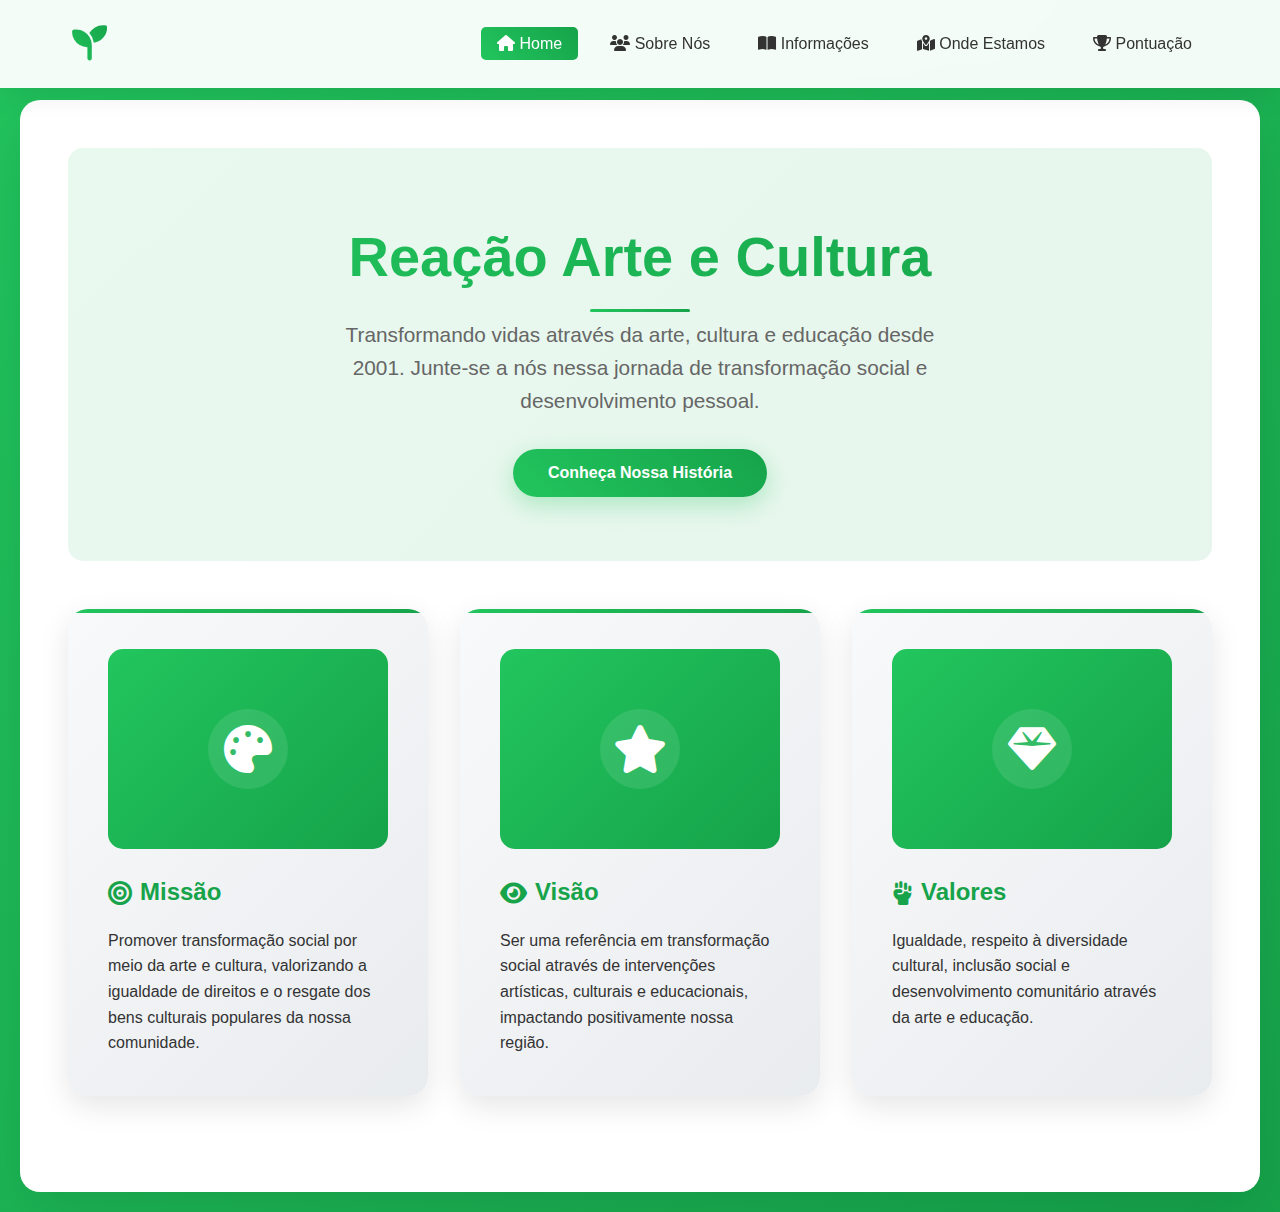
<file: index.html>
<!DOCTYPE html>
<html lang="pt-BR">

<head>
    <meta charset="UTF-8">
    <meta name="viewport" content="width=device-width, initial-scale=1.0">
    <link rel="stylesheet" href="./src/styles/main.css">
    <link rel="stylesheet" href="./src/styles/style.css">
    <!--Icones-->
    <link rel="stylesheet" href="https://cdnjs.cloudflare.com/ajax/libs/font-awesome/6.6.0/css/all.min.css">

    <title>ONG Reação Arte e Cultura</title>
</head>

<body>
    <header>
        <nav>
            <div class="logo"><i class="fa-solid fa-seedling"></i></div>
            <div class="hamburger" onclick="toggleMenu()">
                <span></span>
                <span></span>
                <span></span>
            </div>
            <ul class="nav-menu" id="navMenu">
                <li class="nav-item">
                    <span class="nav-link active" onclick="showPage('home')">
                        <i class="fa-solid fa-house"></i> Home
                    </span>
                </li>
                <li class="nav-item">
                    <span class="nav-link" onclick="showPage('sobre')">
                        <i class="fa-solid fa-users"></i> Sobre Nós
                    </span>
                </li>
                <li class="nav-item">
                    <span class="nav-link" onclick="showPage('informacoes')">
                        <i class="fa-solid fa-book-open"></i> Informações
                    </span>
                </li>
                <li class="nav-item">
                    <span class="nav-link" onclick="showPage('onde-estamos')">
                        <i class="fa-solid fa-map-location-dot"></i> Onde Estamos
                    </span>
                </li>
                <li class="nav-item">
                    <span class="nav-link" onclick="showPage('pontuacao')">
                        <i class="fa-solid fa-trophy"></i> Pontuação
                    </span>
                </li>
            </ul>
        </nav>
    </header>


    <main>
        <!-- HOME PAGE -->
        <div id="home" class="page active">
            <div class="hero">
                <div class="hero-content">
                    <h1>Reação Arte e Cultura</h1>
                    <p>Transformando vidas através da arte, cultura e educação desde 2001. Junte-se a nós nessa jornada
                        de transformação social e desenvolvimento pessoal.</p>
                    <button class="btn" onclick="showPage('sobre')">Conheça Nossa História</button>
                </div>
            </div>

            <div class="info-grid">
                <div class="info-card">
                    <div class="image-container">
                        <i class="fa-solid fa-palette"></i>
                    </div>
                    <h2><i class="fa-solid fa-bullseye"></i> Missão</h2>
                    <p>
                        Promover transformação social por meio da arte e cultura, valorizando a igualdade de direitos e
                        o resgate dos bens culturais populares da nossa comunidade.
                    </p>
                </div>

                <div class="info-card">
                    <div class="image-container">
                        <i class="fa-solid fa-star"></i>
                    </div>
                    <h2><i class="fa-solid fa-eye"></i> Visão</h2>
                    <p>
                        Ser uma referência em transformação social através de intervenções artísticas, culturais e
                        educacionais, impactando positivamente nossa região.
                    </p>
                </div>

                <div class="info-card">
                    <div class="image-container">
                        <i class="fa-solid fa-gem"></i>
                    </div>
                    <h2><i class="fa-solid fa-hand-fist"></i> Valores</h2>
                    <p>
                        Igualdade, respeito à diversidade cultural, inclusão social e desenvolvimento comunitário
                        através da arte e educação.
                    </p>
                </div>
            </div>
        </div>
        <!-- SOBRE NÓS -->
        <div id="sobre" class="page">
            <h1>Sobre a ONG Reação Arte e Cultura</h1>

            <div class="info-grid">
                <div class="info-card">
                    <div class="image-container">
                        <i class="fa-solid fa-book"></i>
                    </div>
                    <h2>Nossa História</h2>
                    <p>O Movimento Cultural "Reação Arte e Cultura" iniciou-se em junho de 2001, trazendo a bandeira de
                        luta a favor de uma visão, produção e intervenção artística, cultural e educacional onde se
                        valorize os princípios de igualdade de direitos para todas as pessoas.</p>
                </div>

                <div class="info-card">
                    <div class="image-container">
                        <i class="fa-solid fa-landmark"></i>
                    </div>
                    <h2>Nossos Princípios</h2>
                    <ul class="activities-list">
                        <li><strong><i class="fa-solid fa-scale-balanced"></i> Igualdade de Direitos:</strong> Todas
                            as pessoas têm direito ao acesso à cultura e à arte</li>
                        <li><strong><i class="fa-solid fa-vase"></i> Resgate Cultural:</strong> Incentivamos e
                            resgatamos os bens imateriais populares</li>
                        <li><strong><i class="fa-solid fa-people-arrows"></i> Transformação Social:</strong>
                            Apoiamos iniciativas positivas de mudança social</li>
                        <li><strong><i class="fa-solid fa-graduation-cap"></i> Educação pela Arte:</strong> Arte
                            como ferramenta educacional e de desenvolvimento</li>
                    </ul>
                </div>
            </div>

            <div class="info-card">
                <h2><i class="fa-solid fa-trophy"></i> Conquistas e Impacto</h2>
                <p>Ao longo de mais de duas décadas, nossa ONG já impactou milhares de vidas, oferecendo oportunidades
                    de desenvolvimento pessoal e profissional através da arte. Nossos participantes desenvolvem não
                    apenas habilidades artísticas, mas também autoestima, senso crítico e consciência social.</p>
            </div>
        </div>

        <!-- INFORMAÇÕES -->
        <div id="informacoes" class="page">
            <h1>Informações e Atividades</h1>

            <div class="info-grid">
                <div class="info-card">
                    <div class="image-container">
                        <i class="fa-solid fa-masks-theater"></i>
                    </div>
                    <h2>Atividades Oferecidas</h2>
                    <ul class="activities-list">
                        <li><i class="fa-solid fa-paintbrush"></i> <strong>Artes Visuais:</strong> Pintura, desenho
                            e escultura</li>
                        <li><i class="fa-solid fa-masks-theater"></i> <strong>Teatro:</strong> Expressão corporal e
                            dramaturgia</li>
                        <li><i class="fa-solid fa-music"></i> <strong>Música:</strong> Canto, instrumentos e
                            composição</li>
                        <li><i class="fa-solid fa-person-dancing"></i> <strong>Dança:</strong> Popular,
                            contemporânea e folclórica</li>
                        <li><i class="fa-solid fa-book"></i> <strong>Literatura:</strong> Leitura e contação de
                            histórias</li>
                        <li><i class="fa-solid fa-scissors"></i> <strong>Artesanato:</strong> Cultura popular e
                            técnicas tradicionais</li>
                    </ul>
                </div>

                <div class="info-card">
                    <div class="image-container">
                        <i class="fa-solid fa-people-group"></i>
                    </div>
                    <h2>Público Atendido</h2>
                    <p>Atendemos crianças a partir de 6 anos, jovens e adultos da comunidade, especialmente aqueles em
                        situação de vulnerabilidade social. Oferecemos oportunidades de desenvolvimento pessoal e
                        profissional através da arte e cultura.</p>

                    <h2>Como Participar</h2>
                    <p>As inscrições são abertas periodicamente durante o ano. Entre em contato conosco para saber sobre
                        as próximas turmas, requisitos e disponibilidade de vagas.</p>
                </div>
            </div>

            <div class="info-card">
                <h2><i class="fa-solid fa-calendar-days"></i> Horários de Funcionamento</h2>
                <p><strong>Segunda a Sexta:</strong> 8h às 18h<br>
                    <strong>Sábados:</strong> 8h às 14h<br>
                    <strong>Domingos:</strong> Eventos especiais
                </p>
            </div>
        </div>

        <!-- ONDE ESTAMOS -->
        <div id="onde-estamos" class="page">
            <h1>Onde Estamos</h1>

            <div class="info-grid">
                <div class="info-card">
                    <div class="image-container">
                        <i class="fa-solid fa-building"></i>
                    </div>
                    <h2><i class="fa-solid fa-location-dot"></i> Nossa Localização</h2>
                    <p><strong>Endereço:</strong> Av. Prof. João Batista Conti, nº 1421 - Lojas C e D<br>
                        <strong>Bairro:</strong> Conjunto Residencial José Bonifácio - Itaquera<br>
                        <strong>Cidade:</strong> São Paulo - SP<br>
                        <strong>CEP:</strong> 08255-000
                    </p>
                </div>

                <div class="info-card">
                    <div class="image-container">
                        <i class="fa-solid fa-bus"></i>
                    </div>
                    <h2><i class="fa-solid fa-car"></i> Como Chegar</h2>
                    <p><strong>Transporte Público:</strong> Linhas de ônibus 273, 274 e 275<br>
                        <strong>Metrô:</strong> Estação Corinthians-Itaquera (Linha Vermelha)<br>
                        <strong>Estacionamento:</strong> Disponível na frente do prédio
                    </p>
                </div>
            </div>

            <div class="contact-form">
                <h2><i class="fa-solid fa-phone"></i> Entre em Contato</h2>
                <div class="success-message" id="successMessage">
                    Mensagem enviada com sucesso! Entraremos em contato em breve.
                </div>
                <div class="form-row">
                    <div class="form-group">
                        <label for="nome">Nome *</label>
                        <input type="text" id="nome" name="nome" required>
                    </div>
                    <div class="form-group">
                        <label for="email">E-mail *</label>
                        <input type="email" id="email" name="email" required>
                    </div>
                </div>
                <div class="form-row">
                    <div class="form-group">
                        <label for="telefone">Telefone</label>
                        <input type="tel" id="telefone" name="telefone">
                    </div>
                    <div class="form-group">
                        <label for="assunto">Assunto</label>
                        <input type="text" id="assunto" name="assunto">
                    </div>
                </div>
                <div class="form-group">
                    <label for="mensagem">Mensagem *</label>
                    <textarea id="mensagem" name="mensagem" rows="5" required
                        placeholder="Conte-nos como podemos ajudar você..."></textarea>
                </div>
                <button type="button" class="btn" onclick="enviarMensagem()" id="sendBtn">
                    Enviar Mensagem
                </button>
            </div>
        </div>

        <!-- PONTUAÇÃO -->
        <div id="pontuacao" class="page">
            <h1>Sistema de Pontuação</h1>

            <div class="score-card">
                <div class="score-content">
                    <h2><i class="fa-solid fa-trophy"></i> Sua Pontuação Total</h2>
                    <div class="score-value" id="totalScore">1250</div>
                    <p>Pontos acumulados</p>

                    <div class="streak-info">
                        <div class="streak-item">
                            <div class="streak-number" id="currentStreak">7</div>
                            <p><i class="fa-solid fa-fire"></i> Dias Consecutivos</p>
                        </div>
                        <div class="streak-item">
                            <div class="streak-number" id="monthlyGoal">20</div>
                            <p><i class="fa-solid fa-bullseye"></i> Meta do Mês</p>
                        </div>
                    </div>
                </div>
            </div>

            <div class="info-card">
                <h2><i class="fa-solid fa-chart-column"></i> Como Funciona o Sistema de Pontos</h2>
                <ul class="activities-list">
                    <li><i class="fa-solid fa-book-open-reader"></i> <strong>Participação em Aula:</strong> 10
                        pontos por aula</li>
                    <li><i class="fa-solid fa-fire"></i> <strong>Sequência de 7 dias:</strong> Bônus de 50 pontos
                    </li>
                    <li><i class="fa-solid fa-star"></i> <strong>Sequência de 15 dias:</strong> Bônus de 100 pontos
                    </li>
                    <li><i class="fa-solid fa-trophy"></i> <strong>Sequência de 30 dias:</strong> Bônus de 200
                        pontos</li>
                    <li><i class="fa-solid fa-tent"></i> <strong>Participação em Eventos:</strong> 25 pontos</li>
                    <li><i class="fa-solid fa-bullseye"></i> <strong>Conclusão de Projeto:</strong> 100 pontos</li>
                </ul>
            </div>

            <div class="calendar-container">
                <div class="calendar-header">
                    <button class="calendar-nav" onclick="changeMonth(-1)">‹</button>
                    <div class="calendar-title" id="monthYear">Janeiro 2024</div>
                    <button class="calendar-nav" onclick="changeMonth(1)">›</button>
                </div>
                <div class="calendar-grid" id="calendarGrid">
                </div>
            </div>

            <div class="legend">
                <div class="legend-item">
                    <div class="legend-color trained-color"></div>
                    <span>Dia com aula participada</span>
                </div>
                <div class="legend-item">
                    <div class="legend-color streak-color"></div>
                    <span>Dia em sequência (streak)</span>
                </div>
            </div>
        </div>
    </main>


    <script src="./src/js/main.js"></script>
</body>

</html>
</file>
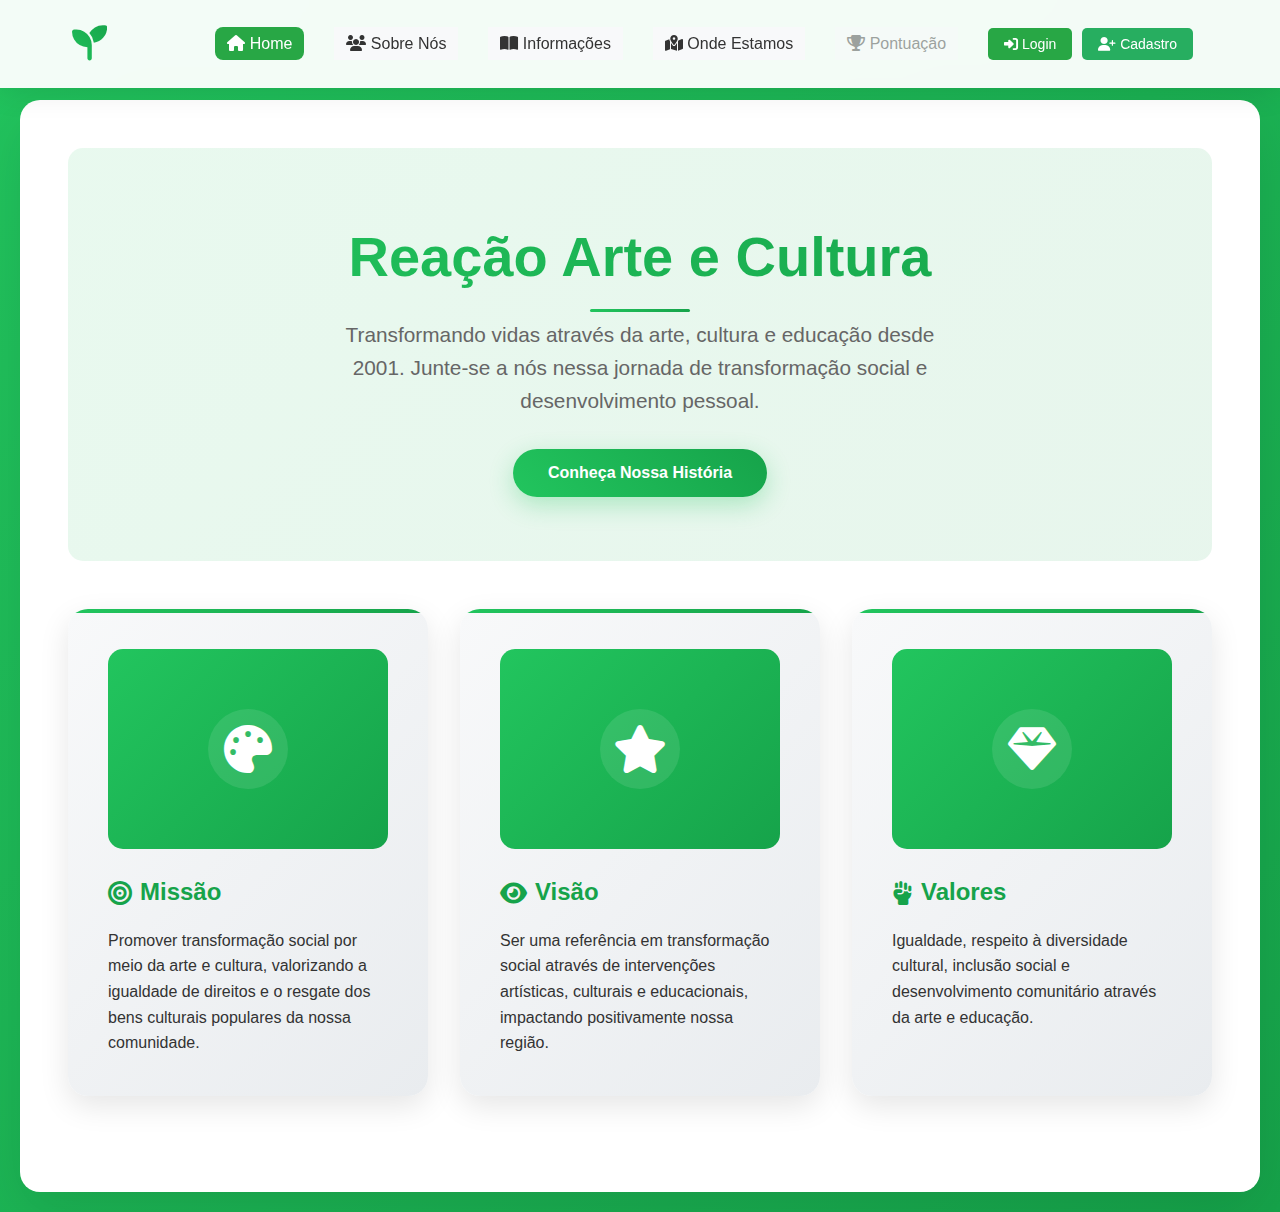
<file: frontend/index.html>
<!DOCTYPE html>
<html lang="pt-BR">

<head>
  <meta charset="UTF-8" />
  <meta name="viewport" content="width=device-width, initial-scale=1.0" />
  <link rel="stylesheet" href="./src/styles/main.css">
  <link rel="stylesheet" href="./src/styles/style.css">
  <!--Icones-->
  <link rel="stylesheet" href="https://cdnjs.cloudflare.com/ajax/libs/font-awesome/6.6.0/css/all.min.css">

  <title>ONG Reação Arte e Cultura</title>
</head>

<body>
<header>
  <nav>
    <div class="logo"><i class="fa-solid fa-seedling"></i></div>
    <div class="hamburger" onclick="toggleMenu()">
      <span></span>
      <span></span>
      <span></span>
    </div>

    <ul class="nav-menu" id="navMenu">
      <li class="nav-item">
        <span class="nav-link active" onclick="showPage('home')">
          <i class="fa-solid fa-house"></i> Home
        </span>
      </li>
      <li class="nav-item">
        <span class="nav-link" onclick="showPage('sobre')">
          <i class="fa-solid fa-users"></i> Sobre Nós
        </span>
      </li>
      <li class="nav-item">
        <span class="nav-link" onclick="showPage('informacoes')">
          <i class="fa-solid fa-book-open"></i> Informações
        </span>
      </li>
      <li class="nav-item">
        <span class="nav-link" onclick="showPage('onde-estamos')">
          <i class="fa-solid fa-map-location-dot"></i> Onde Estamos
        </span>
      </li>
      <li class="nav-item nav-pontuacao blocked" id="navPontuacao">
        <span class="nav-link" onclick="showPage('pontuacao')">
          <i class="fa-solid fa-trophy"></i> Pontuação
        </span>
      </li>
      <li class="nav-item auth-item">
        <div class="auth-container">
          <div class="auth-buttons">
            <button class="auth-btn login-btn" id="navLoginBtn"><i class="fa-solid fa-right-to-bracket"></i> Login</button>
            <button class="auth-btn signup-btn" id="navSignupBtn"><i class="fa-solid fa-user-plus"></i> Cadastro</button>
          </div>
          <div class="welcome" style="display:none;"></div>
        </div>
      </li>
    </ul>
  </nav>
</header>

  <main>
    <!-- HOME PAGE -->
    <div id="home" class="page active">
      <div class="hero">
        <div class="hero-content">
          <h1>Reação Arte e Cultura</h1>
          <p>Transformando vidas através da arte, cultura e educação desde 2001. Junte-se a nós nessa jornada
            de transformação social e desenvolvimento pessoal.</p>
          <button class="btn" onclick="showPage('sobre')">Conheça Nossa História</button>
        </div>
      </div>

      <div class="info-grid">
        <div class="info-card">
          <div class="image-container">
            <i class="fa-solid fa-palette"></i>
          </div>
          <h2><i class="fa-solid fa-bullseye"></i> Missão</h2>
          <p>
            Promover transformação social por meio da arte e cultura, valorizando a igualdade de direitos e
            o resgate dos bens culturais populares da nossa comunidade.
          </p>
        </div>

        <div class="info-card">
          <div class="image-container">
            <i class="fa-solid fa-star"></i>
          </div>
          <h2><i class="fa-solid fa-eye"></i> Visão</h2>
          <p>
            Ser uma referência em transformação social através de intervenções artísticas, culturais e
            educacionais, impactando positivamente nossa região.
          </p>
        </div>

        <div class="info-card">
          <div class="image-container">
            <i class="fa-solid fa-gem"></i>
          </div>
          <h2><i class="fa-solid fa-hand-fist"></i> Valores</h2>
          <p>
            Igualdade, respeito à diversidade cultural, inclusão social e desenvolvimento comunitário
            através da arte e educação.
          </p>
        </div>
      </div>
    </div>

    <!-- SOBRE NÓS -->
    <div id="sobre" class="page">
      <h1>Sobre a ONG Reação Arte e Cultura</h1>

      <div class="info-grid">
        <div class="info-card">
          <div class="image-container">
            <i class="fa-solid fa-book"></i>
          </div>
          <h2>Nossa História</h2>
          <p>O Movimento Cultural "Reação Arte e Cultura" iniciou-se em junho de 2001, trazendo a bandeira de
            luta a favor de uma visão, produção e intervenção artística, cultural e educacional onde se
            valorize os princípios de igualdade de direitos para todas as pessoas.</p>
        </div>

        <div class="info-card">
          <div class="image-container">
            <i class="fa-solid fa-landmark"></i>
          </div>
          <h2>Nossos Princípios</h2>
          <ul class="activities-list">
            <li><strong><i class="fa-solid fa-scale-balanced"></i> Igualdade de Direitos:</strong> Todas
              as pessoas têm direito ao acesso à cultura e à arte</li>
            <li><strong><i class="fa-solid fa-vase"></i> Resgate Cultural:</strong> Incentivamos e
              resgatamos os bens imateriais populares</li>
            <li><strong><i class="fa-solid fa-people-arrows"></i> Transformação Social:</strong>
              Apoiamos iniciativas positivas de mudança social</li>
            <li><strong><i class="fa-solid fa-graduation-cap"></i> Educação pela Arte:</strong> Arte
              como ferramenta educacional e de desenvolvimento</li>
          </ul>
        </div>
      </div>

      <div class="info-card">
        <h2><i class="fa-solid fa-trophy"></i> Conquistas e Impacto</h2>
        <p>Ao longo de mais de duas décadas, nossa ONG já impactou milhares de vidas, oferecendo oportunidades
          de desenvolvimento pessoal e profissional através da arte. Nossos participantes desenvolvem não
          apenas habilidades artísticas, mas também autoestima, senso crítico e consciência social.</p>
      </div>
    </div>

    <!-- INFORMAÇÕES -->
    <div id="informacoes" class="page">
      <h1>Informações e Atividades</h1>

      <div class="info-grid">
        <div class="info-card">
          <div class="image-container">
            <i class="fa-solid fa-masks-theater"></i>
          </div>
          <h2>Atividades Oferecidas</h2>
          <ul class="activities-list">
            <li><i class="fa-solid fa-paintbrush"></i> <strong>Artes Visuais:</strong> Pintura, desenho
              e escultura</li>
            <li><i class="fa-solid fa-masks-theater"></i> <strong>Teatro:</strong> Expressão corporal e
              dramaturgia</li>
            <li><i class="fa-solid fa-music"></i> <strong>Música:</strong> Canto, instrumentos e
              composição</li>
            <li><i class="fa-solid fa-person-dancing"></i> <strong>Dança:</strong> Popular,
              contemporânea e folclórica</li>
            <li><i class="fa-solid fa-book"></i> <strong>Literatura:</strong> Leitura e contação de histórias</li>
            <li><i class="fa-solid fa-scissors"></i> <strong>Artesanato:</strong> Cultura popular e
              técnicas tradicionais</li>
          </ul>
        </div>

        <div class="info-card">
          <div class="image-container">
            <i class="fa-solid fa-people-group"></i>
          </div>
          <h2>Público Atendido</h2>
          <p>Atendemos crianças a partir de 6 anos, jovens e adultos da comunidade, especialmente aqueles em
            situação de vulnerabilidade social. Oferecemos oportunidades de desenvolvimento pessoal e
            profissional através da arte e cultura.</p>

          <h2>Como Participar</h2>
          <p>As inscrições são abertas periodicamente durante o ano. Entre em contato conosco para saber sobre
            as próximas turmas, requisitos e disponibilidade de vagas.</p>
        </div>
      </div>

      <div class="info-card">
        <h2><i class="fa-solid fa-calendar-days"></i> Horários de Funcionamento</h2>
        <p><strong>Segunda a Sexta:</strong> 8h às 18h<br>
          <strong>Sábados:</strong> 8h às 14h<br>
          <strong>Domingos:</strong> Eventos especiais
        </p>
      </div>
    </div>

    <!-- ONDE ESTAMOS -->
    <div id="onde-estamos" class="page">
      <h1>Onde Estamos</h1>

      <div class="info-grid">
        <div class="info-card">
          <div class="image-container">
            <i class="fa-solid fa-building"></i>
          </div>
          <h2><i class="fa-solid fa-location-dot"></i> Nossa Localização</h2>
          <p><strong>Endereço:</strong> Av. Prof. João Batista Conti, nº 1421 - Lojas C e D<br>
            <strong>Bairro:</strong> Conjunto Residencial José Bonifácio - Itaquera<br>
            <strong>Cidade:</strong> São Paulo - SP<br>
            <strong>CEP:</strong> 08255-000
          </p>
        </div>

        <div class="info-card">
          <div class="image-container">
            <i class="fa-solid fa-bus"></i>
          </div>
          <h2><i class="fa-solid fa-car"></i> Como Chegar</h2>
          <p><strong>Transporte Público:</strong> Linhas de ônibus 273, 274 e 275<br>
            <strong>Metrô:</strong> Estação Corinthians-Itaquera (Linha Vermelha)<br>
            <strong>Estacionamento:</strong> Disponível na frente do prédio
          </p>
        </div>
      </div>

      <div class="contact-form">
        <h2><i class="fa-solid fa-phone"></i> Entre em Contato</h2>
        <div class="success-message" id="successMessage">
          Mensagem enviada com sucesso! Entraremos em contato em breve.
        </div>
        <div class="form-row">
          <div class="form-group">
            <label for="nome">Nome *</label>
            <input type="text" id="nome" name="nome" required>
          </div>
          <div class="form-group">
            <label for="email">E-mail *</label>
            <input type="email" id="email" name="email" required>
          </div>
        </div>
        <div class="form-row">
          <div class="form-group">
            <label for="telefone">Telefone</label>
            <input type="tel" id="telefone" name="telefone">
          </div>
          <div class="form-group">
            <label for="assunto">Assunto</label>
            <input type="text" id="assunto" name="assunto">
          </div>
        </div>
        <div class="form-group">
          <label for="mensagem">Mensagem *</label>
          <textarea id="mensagem" name="mensagem" rows="5" required
            placeholder="Conte-nos como podemos ajudar você..."></textarea>
        </div>
        <button type="button" class="btn" onclick="enviarMensagem()" id="sendBtn">
          Enviar Mensagem
        </button>
      </div>
    </div>

    <!-- PONTUAÇÃO -->
    <div id="pontuacao" class="page">
      <h1>Sistema de Pontuação</h1>

      <div class="score-card">
        <div class="score-content">
          <h2><i class="fa-solid fa-trophy"></i> Sua Pontuação Total</h2>
          <div class="score-value" id="totalScore">—</div>
          <p>Pontos acumulados</p>

          <div class="streak-info">
            <div class="streak-item">
              <div class="streak-number" id="currentStreak">—</div>
              <p><i class="fa-solid fa-fire"></i> Dias Consecutivos</p>
            </div>
            <div class="streak-item">
              <div class="streak-number" id="monthlyGoal">20</div>
              <p><i class="fa-solid fa-bullseye"></i> Meta do Mês</p>
            </div>
          </div>
        </div>
      </div>

      <div class="info-card">
        <h2><i class="fa-solid fa-chart-column"></i> Como Funciona o Sistema de Pontos</h2>
        <ul class="activities-list">
          <li><i class="fa-solid fa-book-open-reader"></i> <strong>Participação em Aula:</strong> 10 pontos por aula
          </li>
          <li><i class="fa-solid fa-fire"></i> <strong>Sequência de 7 dias:</strong> Bônus de 50 pontos</li>
          <li><i class="fa-solid fa-star"></i> <strong>Sequência de 15 dias:</strong> Bônus de 100 pontos</li>
          <li><i class="fa-solid fa-trophy"></i> <strong>Sequência de 30 dias:</strong> Bônus de 200 pontos</li>
          <li><i class="fa-solid fa-tent"></i> <strong>Participação em Eventos:</strong> 25 pontos</li>
          <li><i class="fa-solid fa-bullseye"></i> <strong>Conclusão de Projeto:</strong> 100 pontos</li>
        </ul>
      </div>

      <div class="calendar-container">
        <div class="calendar-header">
          <button class="calendar-nav" onclick="changeMonth(-1)">‹</button>
          <div class="calendar-title" id="monthYear">Janeiro 2024</div>
          <button class="calendar-nav" onclick="changeMonth(1)">›</button>
        </div>
        <div class="calendar-grid" id="calendarGrid"></div>
      </div>

      <div class="legend">
        <div class="legend-item">
          <div class="legend-color trained-color"></div>
          <span>Dia com aula participada</span>
        </div>
        <div class="legend-item">
          <div class="legend-color streak-color"></div>
          <span>Dia em sequência (streak)</span>
        </div>
      </div>
    </div>
  </main>

  <!-- ===== MODAIS: LOGIN / CADASTRO ===== -->
  <div id="loginModal" class="modal hidden">
    <div class="modal-content">
      <button class="close" onclick="closeModal('loginModal')">&times;</button>
      <h2>Login</h2>
      <input id="loginEmail" type="email" placeholder="E-mail">
      <input id="loginPassword" type="password" placeholder="Senha">
      <button id="loginSubmit" class="btn">Entrar</button>
      <p>Não tem conta? <span class="link"
          onclick="openModal('signupModal'); closeModal('loginModal')">Cadastre-se</span></p>
    </div>
  </div>

  <div id="signupModal" class="modal hidden">
    <div class="modal-content">
      <button class="close" onclick="closeModal('signupModal')">&times;</button>
      <h2>Cadastro</h2>
      <input id="signupName" type="text" placeholder="Nome completo">
      <input id="signupEmail" type="email" placeholder="E-mail">
      <input id="signupPassword" type="password" placeholder="Senha">
      <button id="signupSubmit" class="btn">Cadastrar</button>
      <p>Já tem conta? <span class="link" onclick="openModal('loginModal'); closeModal('signupModal')">Entrar</span></p>
    </div>
  </div>

  <script src="./src/js/main.js"></script>
</body>

</html>
</file>
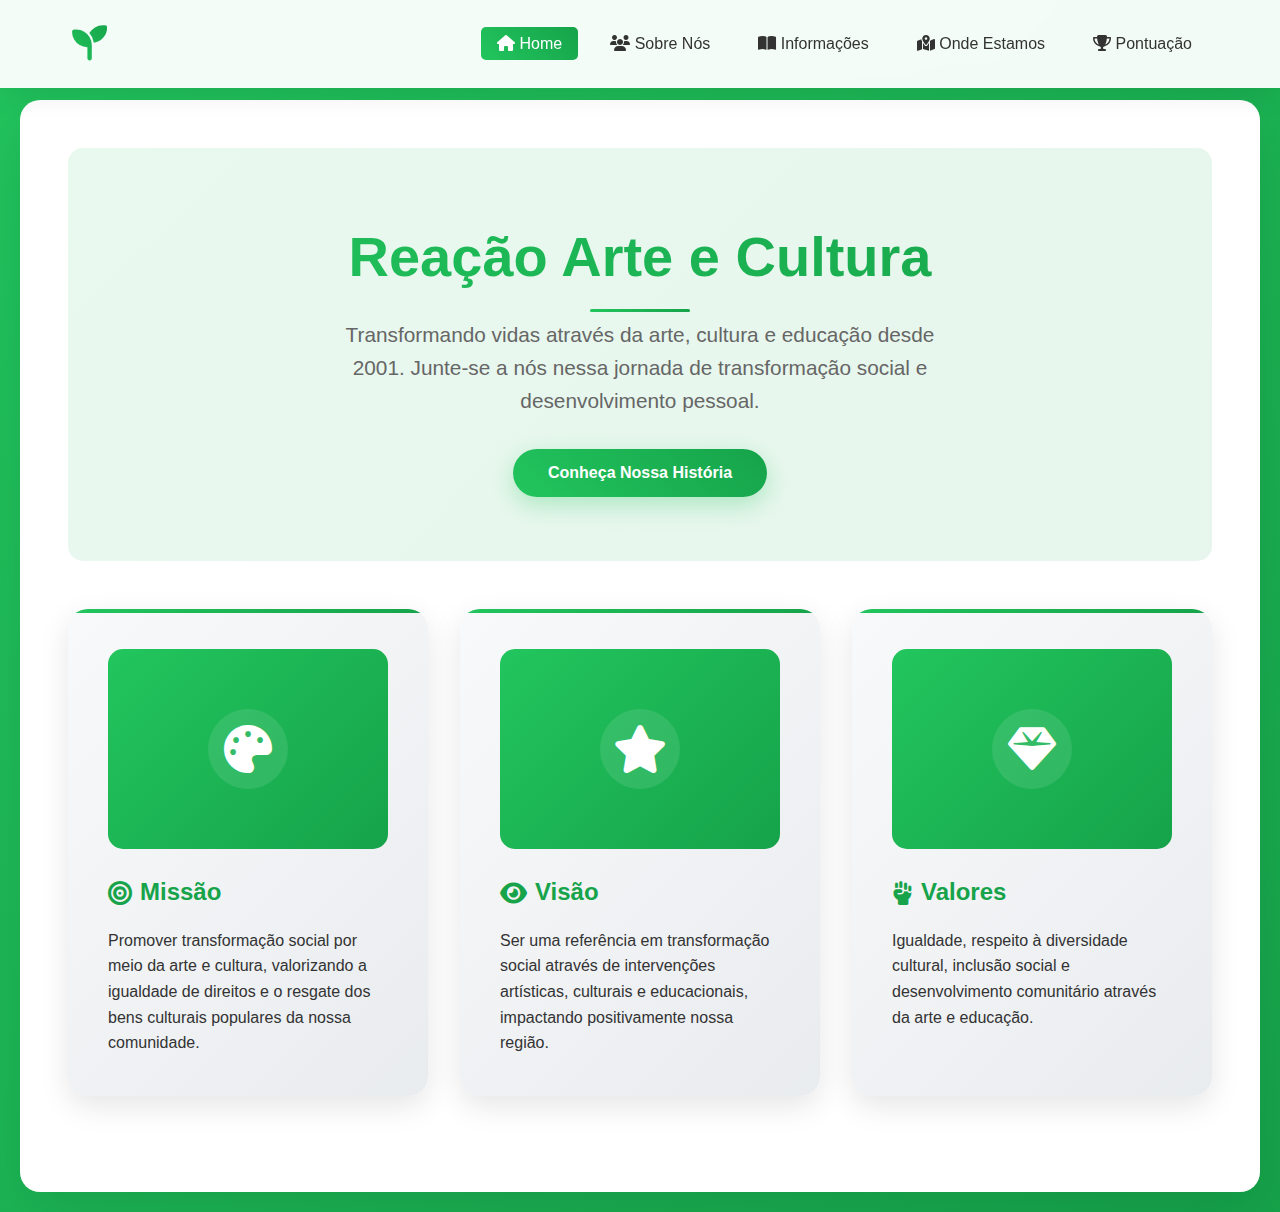
<file: APSII_Arte_Cultura/APSII_Arte_Cultura/index.html>
<!DOCTYPE html>
<html lang="pt-BR">

<head>
    <meta charset="UTF-8">
    <meta name="viewport" content="width=device-width, initial-scale=1.0">
    <link rel="stylesheet" href="./src/styles/main.css">
    <link rel="stylesheet" href="./src/styles/style.css">
    <!--Icones-->
    <link rel="stylesheet" href="https://cdnjs.cloudflare.com/ajax/libs/font-awesome/6.6.0/css/all.min.css">

    <title>ONG Reação Arte e Cultura</title>
</head>

<body>
    <header>
        <nav>
            <div class="logo"><i class="fa-solid fa-seedling"></i></div>
            <div class="hamburger" onclick="toggleMenu()">
                <span></span>
                <span></span>
                <span></span>
            </div>
            <ul class="nav-menu" id="navMenu">
                <li class="nav-item">
                    <span class="nav-link active" onclick="showPage('home')">
                        <i class="fa-solid fa-house"></i> Home
                    </span>
                </li>
                <li class="nav-item">
                    <span class="nav-link" onclick="showPage('sobre')">
                        <i class="fa-solid fa-users"></i> Sobre Nós
                    </span>
                </li>
                <li class="nav-item">
                    <span class="nav-link" onclick="showPage('informacoes')">
                        <i class="fa-solid fa-book-open"></i> Informações
                    </span>
                </li>
                <li class="nav-item">
                    <span class="nav-link" onclick="showPage('onde-estamos')">
                        <i class="fa-solid fa-map-location-dot"></i> Onde Estamos
                    </span>
                </li>
                <li class="nav-item">
                    <span class="nav-link" onclick="showPage('pontuacao')">
                        <i class="fa-solid fa-trophy"></i> Pontuação
                    </span>
                </li>
            </ul>
        </nav>
    </header>


    <main>
        <!-- HOME PAGE -->
        <div id="home" class="page active">
            <div class="hero">
                <div class="hero-content">
                    <h1>Reação Arte e Cultura</h1>
                    <p>Transformando vidas através da arte, cultura e educação desde 2001. Junte-se a nós nessa jornada
                        de transformação social e desenvolvimento pessoal.</p>
                    <button class="btn" onclick="showPage('sobre')">Conheça Nossa História</button>
                </div>
            </div>

            <div class="info-grid">
                <div class="info-card">
                    <div class="image-container">
                        <i class="fa-solid fa-palette"></i>
                    </div>
                    <h2><i class="fa-solid fa-bullseye"></i> Missão</h2>
                    <p>
                        Promover transformação social por meio da arte e cultura, valorizando a igualdade de direitos e
                        o resgate dos bens culturais populares da nossa comunidade.
                    </p>
                </div>

                <div class="info-card">
                    <div class="image-container">
                        <i class="fa-solid fa-star"></i>
                    </div>
                    <h2><i class="fa-solid fa-eye"></i> Visão</h2>
                    <p>
                        Ser uma referência em transformação social através de intervenções artísticas, culturais e
                        educacionais, impactando positivamente nossa região.
                    </p>
                </div>

                <div class="info-card">
                    <div class="image-container">
                        <i class="fa-solid fa-gem"></i>
                    </div>
                    <h2><i class="fa-solid fa-hand-fist"></i> Valores</h2>
                    <p>
                        Igualdade, respeito à diversidade cultural, inclusão social e desenvolvimento comunitário
                        através da arte e educação.
                    </p>
                </div>
            </div>
        </div>
        <!-- SOBRE NÓS -->
        <div id="sobre" class="page">
            <h1>Sobre a ONG Reação Arte e Cultura</h1>

            <div class="info-grid">
                <div class="info-card">
                    <div class="image-container">
                        <i class="fa-solid fa-book"></i>
                    </div>
                    <h2>Nossa História</h2>
                    <p>O Movimento Cultural "Reação Arte e Cultura" iniciou-se em junho de 2001, trazendo a bandeira de
                        luta a favor de uma visão, produção e intervenção artística, cultural e educacional onde se
                        valorize os princípios de igualdade de direitos para todas as pessoas.</p>
                </div>

                <div class="info-card">
                    <div class="image-container">
                        <i class="fa-solid fa-landmark"></i>
                    </div>
                    <h2>Nossos Princípios</h2>
                    <ul class="activities-list">
                        <li><strong><i class="fa-solid fa-scale-balanced"></i> Igualdade de Direitos:</strong> Todas
                            as pessoas têm direito ao acesso à cultura e à arte</li>
                        <li><strong><i class="fa-solid fa-vase"></i> Resgate Cultural:</strong> Incentivamos e
                            resgatamos os bens imateriais populares</li>
                        <li><strong><i class="fa-solid fa-people-arrows"></i> Transformação Social:</strong>
                            Apoiamos iniciativas positivas de mudança social</li>
                        <li><strong><i class="fa-solid fa-graduation-cap"></i> Educação pela Arte:</strong> Arte
                            como ferramenta educacional e de desenvolvimento</li>
                    </ul>
                </div>
            </div>

            <div class="info-card">
                <h2><i class="fa-solid fa-trophy"></i> Conquistas e Impacto</h2>
                <p>Ao longo de mais de duas décadas, nossa ONG já impactou milhares de vidas, oferecendo oportunidades
                    de desenvolvimento pessoal e profissional através da arte. Nossos participantes desenvolvem não
                    apenas habilidades artísticas, mas também autoestima, senso crítico e consciência social.</p>
            </div>
        </div>

        <!-- INFORMAÇÕES -->
        <div id="informacoes" class="page">
            <h1>Informações e Atividades</h1>

            <div class="info-grid">
                <div class="info-card">
                    <div class="image-container">
                        <i class="fa-solid fa-masks-theater"></i>
                    </div>
                    <h2>Atividades Oferecidas</h2>
                    <ul class="activities-list">
                        <li><i class="fa-solid fa-paintbrush"></i> <strong>Artes Visuais:</strong> Pintura, desenho
                            e escultura</li>
                        <li><i class="fa-solid fa-masks-theater"></i> <strong>Teatro:</strong> Expressão corporal e
                            dramaturgia</li>
                        <li><i class="fa-solid fa-music"></i> <strong>Música:</strong> Canto, instrumentos e
                            composição</li>
                        <li><i class="fa-solid fa-person-dancing"></i> <strong>Dança:</strong> Popular,
                            contemporânea e folclórica</li>
                        <li><i class="fa-solid fa-book"></i> <strong>Literatura:</strong> Leitura e contação de
                            histórias</li>
                        <li><i class="fa-solid fa-scissors"></i> <strong>Artesanato:</strong> Cultura popular e
                            técnicas tradicionais</li>
                    </ul>
                </div>

                <div class="info-card">
                    <div class="image-container">
                        <i class="fa-solid fa-people-group"></i>
                    </div>
                    <h2>Público Atendido</h2>
                    <p>Atendemos crianças a partir de 6 anos, jovens e adultos da comunidade, especialmente aqueles em
                        situação de vulnerabilidade social. Oferecemos oportunidades de desenvolvimento pessoal e
                        profissional através da arte e cultura.</p>

                    <h2>Como Participar</h2>
                    <p>As inscrições são abertas periodicamente durante o ano. Entre em contato conosco para saber sobre
                        as próximas turmas, requisitos e disponibilidade de vagas.</p>
                </div>
            </div>

            <div class="info-card">
                <h2><i class="fa-solid fa-calendar-days"></i> Horários de Funcionamento</h2>
                <p><strong>Segunda a Sexta:</strong> 8h às 18h<br>
                    <strong>Sábados:</strong> 8h às 14h<br>
                    <strong>Domingos:</strong> Eventos especiais
                </p>
            </div>
        </div>

        <!-- ONDE ESTAMOS -->
        <div id="onde-estamos" class="page">
            <h1>Onde Estamos</h1>

            <div class="info-grid">
                <div class="info-card">
                    <div class="image-container">
                        <i class="fa-solid fa-building"></i>
                    </div>
                    <h2><i class="fa-solid fa-location-dot"></i> Nossa Localização</h2>
                    <p><strong>Endereço:</strong> Av. Prof. João Batista Conti, nº 1421 - Lojas C e D<br>
                        <strong>Bairro:</strong> Conjunto Residencial José Bonifácio - Itaquera<br>
                        <strong>Cidade:</strong> São Paulo - SP<br>
                        <strong>CEP:</strong> 08255-000
                    </p>
                </div>

                <div class="info-card">
                    <div class="image-container">
                        <i class="fa-solid fa-bus"></i>
                    </div>
                    <h2><i class="fa-solid fa-car"></i> Como Chegar</h2>
                    <p><strong>Transporte Público:</strong> Linhas de ônibus 273, 274 e 275<br>
                        <strong>Metrô:</strong> Estação Corinthians-Itaquera (Linha Vermelha)<br>
                        <strong>Estacionamento:</strong> Disponível na frente do prédio
                    </p>
                </div>
            </div>

            <div class="contact-form">
                <h2><i class="fa-solid fa-phone"></i> Entre em Contato</h2>
                <div class="success-message" id="successMessage">
                    Mensagem enviada com sucesso! Entraremos em contato em breve.
                </div>
                <div class="form-row">
                    <div class="form-group">
                        <label for="nome">Nome *</label>
                        <input type="text" id="nome" name="nome" required>
                    </div>
                    <div class="form-group">
                        <label for="email">E-mail *</label>
                        <input type="email" id="email" name="email" required>
                    </div>
                </div>
                <div class="form-row">
                    <div class="form-group">
                        <label for="telefone">Telefone</label>
                        <input type="tel" id="telefone" name="telefone">
                    </div>
                    <div class="form-group">
                        <label for="assunto">Assunto</label>
                        <input type="text" id="assunto" name="assunto">
                    </div>
                </div>
                <div class="form-group">
                    <label for="mensagem">Mensagem *</label>
                    <textarea id="mensagem" name="mensagem" rows="5" required
                        placeholder="Conte-nos como podemos ajudar você..."></textarea>
                </div>
                <button type="button" class="btn" onclick="enviarMensagem()" id="sendBtn">
                    Enviar Mensagem
                </button>
            </div>
        </div>

        <!-- PONTUAÇÃO -->
        <div id="pontuacao" class="page">
            <h1>Sistema de Pontuação</h1>

            <div class="score-card">
                <div class="score-content">
                    <h2><i class="fa-solid fa-trophy"></i> Sua Pontuação Total</h2>
                    <div class="score-value" id="totalScore">1250</div>
                    <p>Pontos acumulados</p>

                    <div class="streak-info">
                        <div class="streak-item">
                            <div class="streak-number" id="currentStreak">7</div>
                            <p><i class="fa-solid fa-fire"></i> Dias Consecutivos</p>
                        </div>
                        <div class="streak-item">
                            <div class="streak-number" id="monthlyGoal">20</div>
                            <p><i class="fa-solid fa-bullseye"></i> Meta do Mês</p>
                        </div>
                    </div>
                </div>
            </div>

            <div class="info-card">
                <h2><i class="fa-solid fa-chart-column"></i> Como Funciona o Sistema de Pontos</h2>
                <ul class="activities-list">
                    <li><i class="fa-solid fa-book-open-reader"></i> <strong>Participação em Aula:</strong> 10
                        pontos por aula</li>
                    <li><i class="fa-solid fa-fire"></i> <strong>Sequência de 7 dias:</strong> Bônus de 50 pontos
                    </li>
                    <li><i class="fa-solid fa-star"></i> <strong>Sequência de 15 dias:</strong> Bônus de 100 pontos
                    </li>
                    <li><i class="fa-solid fa-trophy"></i> <strong>Sequência de 30 dias:</strong> Bônus de 200
                        pontos</li>
                    <li><i class="fa-solid fa-tent"></i> <strong>Participação em Eventos:</strong> 25 pontos</li>
                    <li><i class="fa-solid fa-bullseye"></i> <strong>Conclusão de Projeto:</strong> 100 pontos</li>
                </ul>
            </div>

            <div class="calendar-container">
                <div class="calendar-header">
                    <button class="calendar-nav" onclick="changeMonth(-1)">‹</button>
                    <div class="calendar-title" id="monthYear">Janeiro 2024</div>
                    <button class="calendar-nav" onclick="changeMonth(1)">›</button>
                </div>
                <div class="calendar-grid" id="calendarGrid">
                </div>
            </div>

            <div class="legend">
                <div class="legend-item">
                    <div class="legend-color trained-color"></div>
                    <span>Dia com aula participada</span>
                </div>
                <div class="legend-item">
                    <div class="legend-color streak-color"></div>
                    <span>Dia em sequência (streak)</span>
                </div>
            </div>
        </div>
    </main>


    <script src="./src/js/main.js"></script>
</body>

</html>
</file>
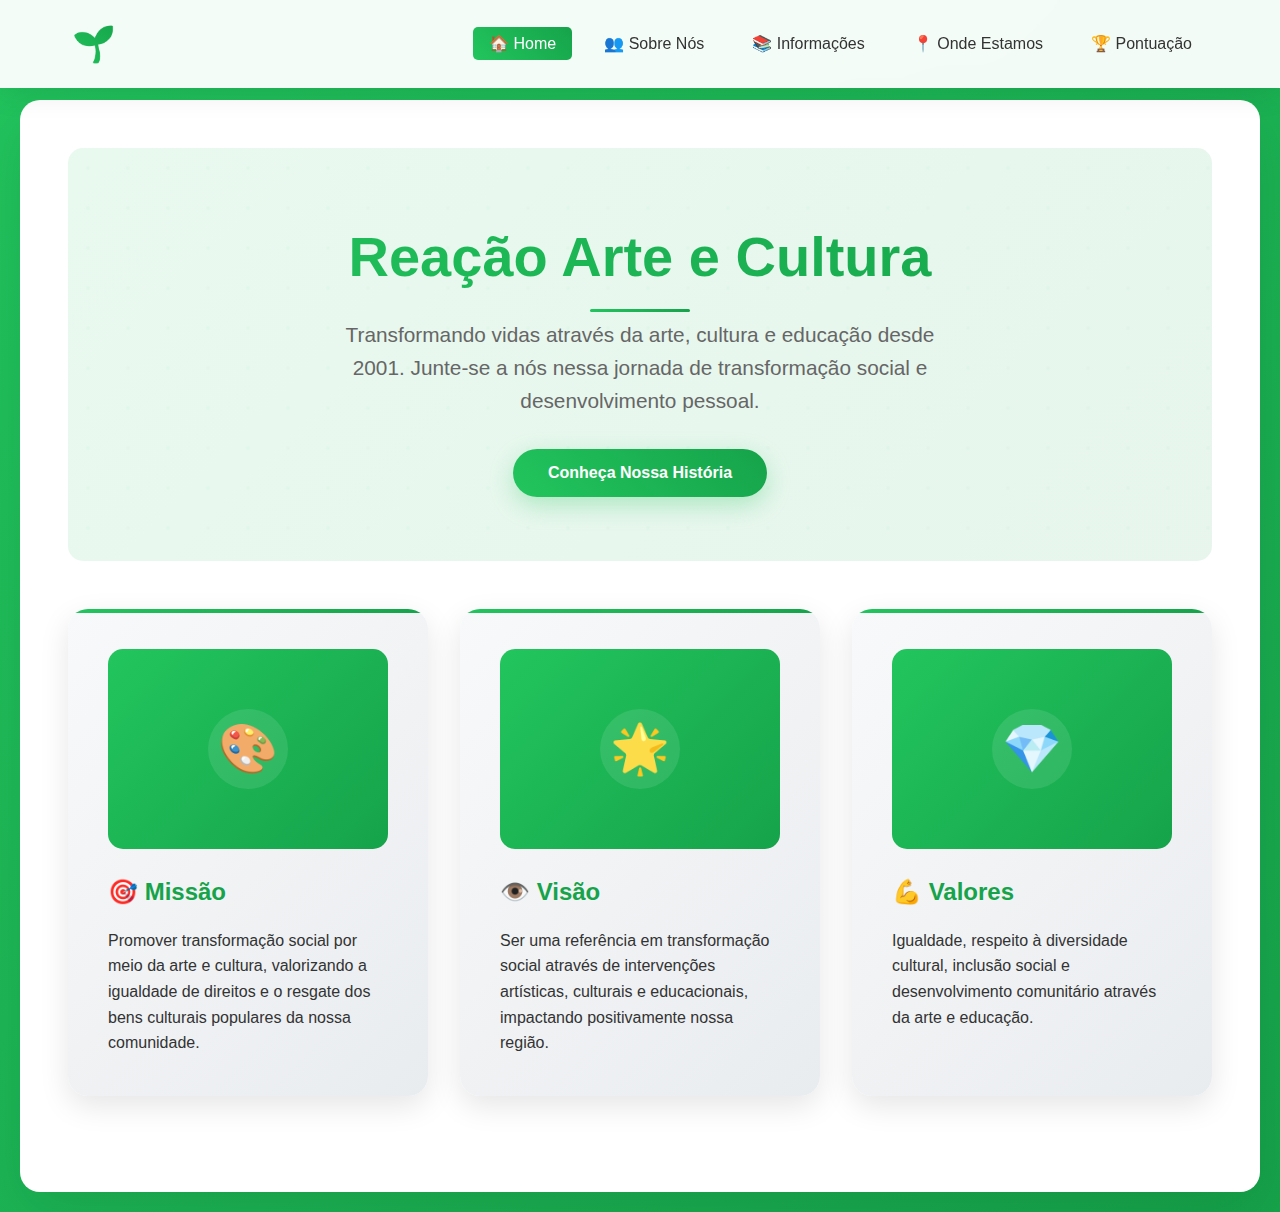
<file: index.html.html>
<!DOCTYPE html>
<html lang="pt-BR">
<head>
    <meta charset="UTF-8">
    <meta name="viewport" content="width=device-width, initial-scale=1.0">
    <title>ONG Reação Arte e Cultura</title>
    <style>
        * {
            margin: 0;
            padding: 0;
            box-sizing: border-box;
        }

        body {
            font-family: 'Segoe UI', Tahoma, Geneva, Verdana, sans-serif;
            line-height: 1.6;
            color: #333;
            background: linear-gradient(135deg, #22c55e 0%, #16a34a 100%);
            min-height: 100vh;
        }

        .container {
            max-width: 1200px;
            margin: 0 auto;
            padding: 0 20px;
        }

        /* Header Styles */
        header {
            background: rgba(255, 255, 255, 0.95);
            backdrop-filter: blur(10px);
            box-shadow: 0 4px 30px rgba(0, 0, 0, 0.1);
            position: fixed;
            width: 100%;
            top: 0;
            z-index: 1000;
            transition: all 0.3s ease;
        }

        nav {
            display: flex;
            justify-content: space-between;
            align-items: center;
            padding: 1rem 2rem;
            max-width: 1200px;
            margin: 0 auto;
        }

        .logo {
            font-size: 2.2rem;
            font-weight: bold;
            background: linear-gradient(45deg, #22c55e, #16a34a);
            -webkit-background-clip: text;
            -webkit-text-fill-color: transparent;
            background-clip: text;
        }

        .nav-menu {
            display: flex;
            list-style: none;
            gap: 1rem;
        }

        .nav-item {
            position: relative;
        }

        .nav-link {
            text-decoration: none;
            color: #333;
            font-weight: 500;
            transition: all 0.3s ease;
            padding: 0.5rem 1rem;
            border-radius: 5px;
            cursor: pointer;
        }

        .nav-link:hover,
        .nav-link.active {
            background: linear-gradient(45deg, #22c55e, #16a34a);
            color: white;
            transform: translateY(-2px);
        }

        .hamburger {
            display: none;
            flex-direction: column;
            cursor: pointer;
        }

        .hamburger span {
            width: 25px;
            height: 3px;
            background: #333;
            margin: 3px 0;
            transition: 0.3s;
        }

        /* Main Content */
        main {
            margin-top: 100px;
            background: white;
            border-radius: 20px;
            margin-left: 20px;
            margin-right: 20px;
            margin-bottom: 20px;
            box-shadow: 0 20px 60px rgba(0, 0, 0, 0.1);
            overflow: hidden;
        }

        .page {
            display: none;
            padding: 3rem;
            min-height: 500px;
        }

        .page.active {
            display: block;
            animation: fadeIn 0.6s ease-in;
        }

        @keyframes fadeIn {
            from { 
                opacity: 0; 
                transform: translateY(30px); 
            }
            to { 
                opacity: 1; 
                transform: translateY(0); 
            }
        }

        h1 {
            color: #22c55e;
            margin-bottom: 2rem;
            font-size: 2.8rem;
            text-align: center;
            position: relative;
        }

        h1::after {
            content: '';
            position: absolute;
            bottom: -10px;
            left: 50%;
            transform: translateX(-50%);
            width: 100px;
            height: 3px;
            background: linear-gradient(45deg, #22c55e, #16a34a);
            border-radius: 2px;
        }

        h2 {
            color: #16a34a;
            margin-bottom: 1rem;
            font-size: 1.8rem;
        }

        /* Hero Section */
        .hero {
            text-align: center;
            padding: 4rem 0;
            background: linear-gradient(135deg, rgba(34, 197, 94, 0.1) 0%, rgba(22, 163, 74, 0.1) 100%);
            border-radius: 15px;
            margin-bottom: 3rem;
            position: relative;
            overflow: hidden;
        }

        .hero::before {
            content: '';
            position: absolute;
            top: 0;
            left: 0;
            right: 0;
            bottom: 0;
            background-image: url('[data-uri]');
            opacity: 0.3;
            z-index: 0;
        }

        .hero-content {
            position: relative;
            z-index: 1;
        }

        .hero h1 {
            font-size: 3.5rem;
            margin-bottom: 1rem;
            background: linear-gradient(45deg, #22c55e, #16a34a);
            -webkit-background-clip: text;
            -webkit-text-fill-color: transparent;
            background-clip: text;
        }

        .hero p {
            font-size: 1.3rem;
            color: #666;
            margin-bottom: 2rem;
            max-width: 600px;
            margin-left: auto;
            margin-right: auto;
        }

        .btn {
            display: inline-block;
            background: linear-gradient(45deg, #22c55e, #16a34a);
            color: white;
            padding: 15px 35px;
            text-decoration: none;
            border-radius: 50px;
            transition: all 0.3s ease;
            font-weight: 600;
            box-shadow: 0 8px 25px rgba(34, 197, 94, 0.3);
            border: none;
            cursor: pointer;
            font-size: 1rem;
        }

        .btn:hover {
            transform: translateY(-3px);
            box-shadow: 0 12px 35px rgba(34, 197, 94, 0.4);
        }

        /* Grid Layouts */
        .info-grid {
            display: grid;
            grid-template-columns: repeat(auto-fit, minmax(300px, 1fr));
            gap: 2rem;
            margin: 3rem 0;
        }

        .info-card {
            background: linear-gradient(135deg, #f8f9fa 0%, #e9ecef 100%);
            padding: 2.5rem;
            border-radius: 20px;
            box-shadow: 0 10px 30px rgba(0, 0, 0, 0.1);
            transition: all 0.3s ease;
            position: relative;
            overflow: hidden;
        }

        .info-card::before {
            content: '';
            position: absolute;
            top: 0;
            left: 0;
            right: 0;
            height: 4px;
            background: linear-gradient(45deg, #22c55e, #16a34a);
        }

        .info-card:hover {
            transform: translateY(-10px);
            box-shadow: 0 20px 40px rgba(0, 0, 0, 0.15);
        }

        .info-card h2 {
            font-size: 1.5rem;
            margin-bottom: 1rem;
            display: flex;
            align-items: center;
            gap: 0.5rem;
        }

        /* Image Styles */
        .image-container {
            width: 100%;
            height: 200px;
            background: linear-gradient(135deg, #22c55e, #16a34a);
            border-radius: 15px;
            margin-bottom: 1.5rem;
            display: flex;
            align-items: center;
            justify-content: center;
            color: white;
            font-size: 3rem;
            position: relative;
            overflow: hidden;
        }

        .image-container::after {
            content: '';
            position: absolute;
            top: 50%;
            left: 50%;
            transform: translate(-50%, -50%);
            width: 80px;
            height: 80px;
            background: rgba(255, 255, 255, 0.1);
            border-radius: 50%;
            animation: pulse 2s infinite;
        }

        @keyframes pulse {
            0%, 100% { transform: translate(-50%, -50%) scale(1); opacity: 0.7; }
            50% { transform: translate(-50%, -50%) scale(1.2); opacity: 0.3; }
        }

        /* Calendar Styles */
        .calendar-container {
            background: white;
            border-radius: 20px;
            box-shadow: 0 10px 30px rgba(0, 0, 0, 0.1);
            overflow: hidden;
            margin: 2rem 0;
        }

        .calendar-header {
            display: flex;
            justify-content: space-between;
            align-items: center;
            padding: 1.5rem;
            background: linear-gradient(45deg, #22c55e, #16a34a);
            color: white;
        }

        .calendar-nav {
            background: none;
            border: none;
            color: white;
            font-size: 1.5rem;
            cursor: pointer;
            padding: 0.5rem;
            border-radius: 5px;
            transition: all 0.3s ease;
        }

        .calendar-nav:hover {
            background: rgba(255, 255, 255, 0.2);
        }

        .calendar-title {
            font-size: 1.5rem;
            font-weight: 600;
        }

        .calendar-grid {
            display: grid;
            grid-template-columns: repeat(7, 1fr);
            gap: 1px;
            background: #f0f0f0;
        }

        .calendar-day {
            background: white;
            padding: 1rem;
            text-align: center;
            min-height: 60px;
            display: flex;
            align-items: center;
            justify-content: center;
            position: relative;
            cursor: pointer;
            transition: all 0.3s ease;
            font-weight: 500;
        }

        .calendar-day:hover {
            background: #f8f9fa;
            transform: scale(1.05);
        }

        .calendar-day.header {
            background: #e9ecef;
            font-weight: bold;
            cursor: default;
            color: #666;
        }

        .calendar-day.header:hover {
            transform: none;
        }

        .calendar-day.trained {
            background: linear-gradient(135deg, #22c55e, #16a34a);
            color: white;
            position: relative;
        }

        .calendar-day.trained::after {
            content: '✓';
            position: absolute;
            top: 5px;
            right: 5px;
            font-size: 0.8rem;
            background: rgba(255, 255, 255, 0.3);
            border-radius: 50%;
            width: 20px;
            height: 20px;
            display: flex;
            align-items: center;
            justify-content: center;
        }

        .calendar-day.streak {
            box-shadow: inset 0 0 0 3px #ffd700;
            animation: glow 1.5s infinite alternate;
        }

        @keyframes glow {
            from { box-shadow: inset 0 0 0 3px #ffd700, 0 0 10px rgba(255, 215, 0, 0.5); }
            to { box-shadow: inset 0 0 0 3px #ffd700, 0 0 20px rgba(255, 215, 0, 0.8); }
        }

        /* Score Card */
        .score-card {
            background: linear-gradient(135deg, #22c55e 0%, #16a34a 100%);
            color: white;
            padding: 3rem;
            border-radius: 20px;
            text-align: center;
            margin: 2rem 0;
            box-shadow: 0 20px 60px rgba(34, 197, 94, 0.3);
            position: relative;
            overflow: hidden;
        }

        .score-card::before {
            content: '';
            position: absolute;
            top: -50%;
            left: -50%;
            width: 200%;
            height: 200%;
            background: radial-gradient(circle, rgba(255,255,255,0.1) 0%, transparent 70%);
            animation: rotate 20s linear infinite;
        }

        @keyframes rotate {
            0% { transform: rotate(0deg); }
            100% { transform: rotate(360deg); }
        }

        .score-content {
            position: relative;
            z-index: 1;
        }

        .score-value {
            font-size: 4rem;
            font-weight: bold;
            margin: 1rem 0;
            text-shadow: 0 4px 8px rgba(0,0,0,0.3);
        }

        .streak-info {
            display: grid;
            grid-template-columns: 1fr 1fr;
            gap: 2rem;
            margin-top: 2rem;
        }

        .streak-item {
            background: rgba(255, 255, 255, 0.15);
            padding: 1.5rem;
            border-radius: 15px;
            backdrop-filter: blur(10px);
        }

        .streak-number {
            font-size: 2.5rem;
            font-weight: bold;
            margin-bottom: 0.5rem;
        }

        /* Activity List */
        .activities-list {
            list-style: none;
            padding: 0;
        }

        .activities-list li {
            background: white;
            margin: 1rem 0;
            padding: 1.5rem;
            border-left: 5px solid #22c55e;
            border-radius: 10px;
            box-shadow: 0 5px 15px rgba(0, 0, 0, 0.1);
            transition: all 0.3s ease;
            cursor: pointer;
        }

        .activities-list li:hover {
            transform: translateX(10px);
            box-shadow: 0 8px 25px rgba(0, 0, 0, 0.15);
        }

        /* Contact Form */
        .contact-form {
            background: linear-gradient(135deg, #f8f9fa 0%, #e9ecef 100%);
            padding: 3rem;
            border-radius: 20px;
            margin: 2rem 0;
            box-shadow: 0 10px 30px rgba(0, 0, 0, 0.1);
        }

        .form-row {
            display: grid;
            grid-template-columns: 1fr 1fr;
            gap: 1rem;
            margin-bottom: 1rem;
        }

        .form-group {
            margin-bottom: 1.5rem;
        }

        .form-group label {
            display: block;
            margin-bottom: 0.5rem;
            color: #333;
            font-weight: 600;
        }

        .form-group input,
        .form-group textarea {
            width: 100%;
            padding: 15px;
            border: 2px solid #e9ecef;
            border-radius: 10px;
            font-size: 1rem;
            transition: all 0.3s ease;
            background: white;
        }

        .form-group input:focus,
        .form-group textarea:focus {
            outline: none;
            border-color: #22c55e;
            box-shadow: 0 0 15px rgba(34, 197, 94, 0.2);
            transform: translateY(-2px);
        }

        /* Legend */
        .legend {
            display: flex;
            justify-content: center;
            gap: 2rem;
            margin: 2rem 0;
            flex-wrap: wrap;
        }

        .legend-item {
            display: flex;
            align-items: center;
            gap: 0.5rem;
            background: white;
            padding: 1rem 1.5rem;
            border-radius: 10px;
            box-shadow: 0 5px 15px rgba(0, 0, 0, 0.1);
        }

        .legend-color {
            width: 20px;
            height: 20px;
            border-radius: 5px;
        }

        .trained-color {
            background: linear-gradient(135deg, #22c55e, #16a34a);
        }

        .streak-color {
            background: white;
            border: 3px solid #ffd700;
        }

        /* Responsive Design */
        @media (max-width: 768px) {
            .hamburger {
                display: flex;
            }
            
            .nav-menu {
                position: fixed;
                left: -100%;
                top: 70px;
                flex-direction: column;
                background-color: white;
                width: 100%;
                text-align: center;
                transition: 0.3s;
                box-shadow: 0 10px 27px rgba(0, 0, 0, 0.05);
                padding: 2rem 0;
            }

            .nav-menu.active {
                left: 0;
            }

            .hero h1 {
                font-size: 2.5rem;
            }
            
            .hero p {
                font-size: 1.1rem;
            }
            
            .info-grid {
                grid-template-columns: 1fr;
            }
            
            .form-row {
                grid-template-columns: 1fr;
            }
            
            .streak-info {
                grid-template-columns: 1fr;
            }
            
            .legend {
                flex-direction: column;
                align-items: center;
            }
            
            main {
                margin: 80px 10px 20px 10px;
            }

            .page {
                padding: 2rem;
            }

            .score-value {
                font-size: 3rem;
            }
        }

        /* Loading Animation */
        .loading {
            display: inline-block;
            width: 20px;
            height: 20px;
            border: 3px solid rgba(255,255,255,.3);
            border-radius: 50%;
            border-top-color: #fff;
            animation: spin 1s ease-in-out infinite;
        }

        @keyframes spin {
            to { transform: rotate(360deg); }
        }

        /* Success Message */
        .success-message {
            background: #d4edda;
            color: #155724;
            padding: 1rem;
            border-radius: 10px;
            border: 1px solid #c3e6cb;
            margin: 1rem 0;
            display: none;
        }
    </style>
</head>
<body>
    <header>
        <nav>
            <div class="logo">🌱</div>
            <div class="hamburger" onclick="toggleMenu()">
                <span></span>
                <span></span>
                <span></span>
            </div>
            <ul class="nav-menu" id="navMenu">
                <li class="nav-item"><span class="nav-link active" onclick="showPage('home')">🏠 Home</span></li>
                <li class="nav-item"><span class="nav-link" onclick="showPage('sobre')">👥 Sobre Nós</span></li>
                <li class="nav-item"><span class="nav-link" onclick="showPage('informacoes')">📚 Informações</span></li>
                <li class="nav-item"><span class="nav-link" onclick="showPage('onde-estamos')">📍 Onde Estamos</span></li>
                <li class="nav-item"><span class="nav-link" onclick="showPage('pontuacao')">🏆 Pontuação</span></li>
            </ul>
        </nav>
    </header>

    <main>
        <!-- HOME PAGE -->
        <div id="home" class="page active">
            <div class="hero">
                <div class="hero-content">
                    <h1>Reação Arte e Cultura</h1>
                    <p>Transformando vidas através da arte, cultura e educação desde 2001. Junte-se a nós nessa jornada de transformação social e desenvolvimento pessoal.</p>
                    <button class="btn" onclick="showPage('sobre')">Conheça Nossa História</button>
                </div>
            </div>
            
            <div class="info-grid">
                <div class="info-card">
                    <div class="image-container">🎨</div>
                    <h2>🎯 Missão</h2>
                    <p>Promover transformação social por meio da arte e cultura, valorizando a igualdade de direitos e o resgate dos bens culturais populares da nossa comunidade.</p>
                </div>
                <div class="info-card">
                    <div class="image-container">🌟</div>
                    <h2>👁️ Visão</h2>
                    <p>Ser uma referência em transformação social através de intervenções artísticas, culturais e educacionais, impactando positivamente nossa região.</p>
                </div>
                <div class="info-card">
                    <div class="image-container">💎</div>
                    <h2>💪 Valores</h2>
                    <p>Igualdade, respeito à diversidade cultural, inclusão social e desenvolvimento comunitário através da arte e educação.</p>
                </div>
            </div>
        </div>

        <!-- SOBRE NÓS -->
        <div id="sobre" class="page">
            <h1>Sobre a ONG Reação Arte e Cultura</h1>
            
            <div class="info-grid">
                <div class="info-card">
                    <div class="image-container">📖</div>
                    <h2>Nossa História</h2>
                    <p>O Movimento Cultural "Reação Arte e Cultura" iniciou-se em junho de 2001, trazendo a bandeira de luta a favor de uma visão, produção e intervenção artística, cultural e educacional onde se valorize os princípios de igualdade de direitos para todas as pessoas.</p>
                </div>
                
                <div class="info-card">
                    <div class="image-container">🏛️</div>
                    <h2>Nossos Princípios</h2>
                    <ul class="activities-list">
                        <li><strong>⚖️ Igualdade de Direitos:</strong> Todas as pessoas têm direito ao acesso à cultura e à arte</li>
                        <li><strong>🏺 Resgate Cultural:</strong> Incentivamos e resgatamos os bens imateriais populares</li>
                        <li><strong>🔄 Transformação Social:</strong> Apoiamos iniciativas positivas de mudança social</li>
                        <li><strong>🎓 Educação pela Arte:</strong> Arte como ferramenta educacional e de desenvolvimento</li>
                    </ul>
                </div>
            </div>

            <div class="info-card">
                <h2>🏆 Conquistas e Impacto</h2>
                <p>Ao longo de mais de duas décadas, nossa ONG já impactou milhares de vidas, oferecendo oportunidades de desenvolvimento pessoal e profissional através da arte. Nossos participantes desenvolvem não apenas habilidades artísticas, mas também autoestima, senso crítico e consciência social.</p>
            </div>
        </div>

        <!-- INFORMAÇÕES -->
        <div id="informacoes" class="page">
            <h1>Informações e Atividades</h1>
            
            <div class="info-grid">
                <div class="info-card">
                    <div class="image-container">🎭</div>
                    <h2>Atividades Oferecidas</h2>
                    <ul class="activities-list">
                        <li>🎨 <strong>Artes Visuais:</strong> Pintura, desenho e escultura</li>
                        <li>🎭 <strong>Teatro:</strong> Expressão corporal e dramaturgia</li>
                        <li>🎵 <strong>Música:</strong> Canto, instrumentos e composição</li>
                        <li>💃 <strong>Dança:</strong> Popular, contemporânea e folclórica</li>
                        <li>📚 <strong>Literatura:</strong> Leitura e contação de histórias</li>
                        <li>🧵 <strong>Artesanato:</strong> Cultura popular e técnicas tradicionais</li>
                    </ul>
                </div>
                
                <div class="info-card">
                    <div class="image-container">👥</div>
                    <h2>Público Atendido</h2>
                    <p>Atendemos crianças a partir de 6 anos, jovens e adultos da comunidade, especialmente aqueles em situação de vulnerabilidade social. Oferecemos oportunidades de desenvolvimento pessoal e profissional através da arte e cultura.</p>
                    
                    <h2>Como Participar</h2>
                    <p>As inscrições são abertas periodicamente durante o ano. Entre em contato conosco para saber sobre as próximas turmas, requisitos e disponibilidade de vagas.</p>
                </div>
            </div>

            <div class="info-card">
                <h2>📅 Horários de Funcionamento</h2>
                <p><strong>Segunda a Sexta:</strong> 8h às 18h<br>
                <strong>Sábados:</strong> 8h às 14h<br>
                <strong>Domingos:</strong> Eventos especiais</p>
            </div>
        </div>

        <!-- ONDE ESTAMOS -->
        <div id="onde-estamos" class="page">
            <h1>Onde Estamos</h1>
            
            <div class="info-grid">
                <div class="info-card">
                    <div class="image-container">🏢</div>
                    <h2>📍 Nossa Localização</h2>
                    <p><strong>Endereço:</strong> Av. Prof. João Batista Conti, nº 1421 - Lojas C e D<br>
                    <strong>Bairro:</strong> Conjunto Residencial José Bonifácio - Itaquera<br>
                    <strong>Cidade:</strong> São Paulo - SP<br>
                    <strong>CEP:</strong> 08255-000</p>
                </div>
                
                <div class="info-card">
                    <div class="image-container">🚌</div>
                    <h2>🚗 Como Chegar</h2>
                    <p><strong>Transporte Público:</strong> Linhas de ônibus 273, 274 e 275<br>
                    <strong>Metrô:</strong> Estação Corinthians-Itaquera (Linha Vermelha)<br>
                    <strong>Estacionamento:</strong> Disponível na frente do prédio</p>
                </div>
            </div>

            <div class="contact-form">
                <h2>📞 Entre em Contato</h2>
                <div class="success-message" id="successMessage">
                    Mensagem enviada com sucesso! Entraremos em contato em breve.
                </div>
                <div class="form-row">
                    <div class="form-group">
                        <label for="nome">Nome *</label>
                        <input type="text" id="nome" name="nome" required>
                    </div>
                    <div class="form-group">
                        <label for="email">E-mail *</label>
                        <input type="email" id="email" name="email" required>
                    </div>
                </div>
                <div class="form-row">
                    <div class="form-group">
                        <label for="telefone">Telefone</label>
                        <input type="tel" id="telefone" name="telefone">
                    </div>
                    <div class="form-group">
                        <label for="assunto">Assunto</label>
                        <input type="text" id="assunto" name="assunto">
                    </div>
                </div>
                <div class="form-group">
                    <label for="mensagem">Mensagem *</label>
                    <textarea id="mensagem" name="mensagem" rows="5" required placeholder="Conte-nos como podemos ajudar você..."></textarea>
                </div>
                <button type="button" class="btn" onclick="enviarMensagem()" id="sendBtn">
                    Enviar Mensagem
                </button>
            </div>
        </div>

        <!-- PONTUAÇÃO -->
        <div id="pontuacao" class="page">
            <h1>Sistema de Pontuação</h1>
            
            <div class="score-card">
                <div class="score-content">
                    <h2>🏆 Sua Pontuação Total</h2>
                    <div class="score-value" id="totalScore">1250</div>
                    <p>Pontos acumulados</p>
                    
                    <div class="streak-info">
                        <div class="streak-item">
                            <div class="streak-number" id="currentStreak">7</div>
                            <p>🔥 Dias Consecutivos</p>
                        </div>
                        <div class="streak-item">
                            <div class="streak-number" id="monthlyGoal">20</div>
                            <p>🎯 Meta do Mês</p>
                        </div>
                    </div>
                </div>
            </div>
            
            <div class="info-card">
                <h2>📊 Como Funciona o Sistema de Pontos</h2>
                <ul class="activities-list">
                    <li><strong>📚 Participação em Aula:</strong> 10 pontos por aula</li>
                    <li><strong>🔥 Sequência de 7 dias:</strong> Bônus de 50 pontos</li>
                    <li><strong>⭐ Sequência de 15 dias:</strong> Bônus de 100 pontos</li>
                    <li><strong>🏆 Sequência de 30 dias:</strong> Bônus de 200 pontos</li>
                    <li><strong>🎪 Participação em Eventos:</strong> 25 pontos</li>
                    <li><strong>🎯 Conclusão de Projeto:</strong> 100 pontos</li>
                </ul>
            </div>

            <div class="calendar-container">
                <div class="calendar-header">
                    <button class="calendar-nav" onclick="changeMonth(-1)">‹</button>
                    <div class="calendar-title" id="monthYear">Janeiro 2024</div>
                    <button class="calendar-nav" onclick="changeMonth(1)">›</button>
                </div>
                <div class="calendar-grid" id="calendarGrid">
                    <!-- Calendar will be generated by JavaScript -->
                </div>
            </div>
            
            <div class="legend">
                <div class="legend-item">
                    <div class="legend-color trained-color"></div>
                    <span>Dia com aula participada</span>
                </div>
                <div class="legend-item">
                    <div class="legend-color streak-color"></div>
                    <span>Dia em sequência (streak)</span>
                </div>
            </div>
        </div>
    </main>

    <script>
        // Estado global da aplicação
        let appState = {
            currentPage: 'home',
            currentMonth: 0, // Janeiro = 0
            currentYear: 2024,
            userScore: 1250,
            currentStreak: 7,
            monthlyGoal: 20,
            menuOpen: false
        };
        
        // Dados simulados de treinos (dias do mês que houve participação)
        let trainedDays = {
            '2024-0': [1, 2, 3, 4, 5, 8, 9, 10, 11, 12, 15, 16, 17, 18, 19, 22, 23, 24, 25, 26],
            '2024-1': [1, 2, 5, 6, 7, 8, 9, 12, 13, 14, 15, 16, 17, 18, 19, 20, 21],
            '2024-2': [1, 2, 3, 4, 7, 8, 9, 10, 11, 14, 15]
        };

        // Função para alternar o menu mobile
        function toggleMenu() {
            const navMenu = document.getElementById('navMenu');
            const hamburger = document.querySelector('.hamburger');
            
            appState.menuOpen = !appState.menuOpen;
            
            if (appState.menuOpen) {
                navMenu.classList.add('active');
                hamburger.classList.add('active');
            } else {
                navMenu.classList.remove('active');
                hamburger.classList.remove('active');
            }
        }

        // Função para mostrar páginas
        function showPage(pageId) {
            // Esconder todas as páginas
            const pages = document.querySelectorAll('.page');
            pages.forEach(page => page.classList.remove('active'));
            
            // Mostrar página selecionada
            const targetPage = document.getElementById(pageId);
            if (targetPage) {
                targetPage.classList.add('active');
            }
            
            // Atualizar navegação
            const navLinks = document.querySelectorAll('.nav-link');
            navLinks.forEach(link => link.classList.remove('active'));
            
            // Encontrar e ativar o link correspondente
            navLinks.forEach(link => {
                if (link.onclick && link.onclick.toString().includes(pageId)) {
                    link.classList.add('active');
                }
            });
            
            // Fechar menu mobile se estiver aberto
            if (appState.menuOpen) {
                toggleMenu();
            }
            
            appState.currentPage = pageId;
            
            // Se for página de pontuação, gerar calendário
            if (pageId === 'pontuacao') {
                setTimeout(() => {
                    generateCalendar();
                    updateScoreDisplay();
                }, 100);
            }
        }

        // Função para gerar calendário
        function generateCalendar() {
            const monthNames = [
                'Janeiro', 'Fevereiro', 'Março', 'Abril', 'Maio', 'Junho',
                'Julho', 'Agosto', 'Setembro', 'Outubro', 'Novembro', 'Dezembro'
            ];
            
            const dayNames = ['Dom', 'Seg', 'Ter', 'Qua', 'Qui', 'Sex', 'Sáb'];
            
            const monthYearElement = document.getElementById('monthYear');
            if (monthYearElement) {
                monthYearElement.textContent = `${monthNames[appState.currentMonth]} ${appState.currentYear}`;
            }
            
            const firstDay = new Date(appState.currentYear, appState.currentMonth, 1).getDay();
            const daysInMonth = new Date(appState.currentYear, appState.currentMonth + 1, 0).getDate();
            
            let calendarHTML = '';
            
            // Adicionar cabeçalhos dos dias da semana
            dayNames.forEach(day => {
                calendarHTML += `<div class="calendar-day header">${day}</div>`;
            });
            
            // Adicionar dias vazios no início
            for (let i = 0; i < firstDay; i++) {
                calendarHTML += '<div class="calendar-day"></div>';
            }
            
            // Adicionar dias do mês
            const monthKey = `${appState.currentYear}-${appState.currentMonth}`;
            const trained = trainedDays[monthKey] || [];
            
            for (let day = 1; day <= daysInMonth; day++) {
                let classes = 'calendar-day';
                if (trained.includes(day)) {
                    classes += ' trained';
                    
                    // Verificar se está em sequência
                    if (isInStreak(day, trained)) {
                        classes += ' streak';
                    }
                }
                
                calendarHTML += `<div class="${classes}" onclick="toggleTraining(${day})">${day}</div>`;
            }
            
            const calendarGrid = document.getElementById('calendarGrid');
            if (calendarGrid) {
                calendarGrid.innerHTML = calendarHTML;
            }
        }

        // Função para verificar se um dia está em sequência
        function isInStreak(day, trained) {
            let consecutiveCount = 0;
            let maxConsecutive = 0;
            
            // Verificar sequências no array ordenado
            const sortedTrained = [...trained].sort((a, b) => a - b);
            
            for (let i = 0; i < sortedTrained.length; i++) {
                if (i === 0 || sortedTrained[i] === sortedTrained[i-1] + 1) {
                    consecutiveCount++;
                    maxConsecutive = Math.max(maxConsecutive, consecutiveCount);
                } else {
                    consecutiveCount = 1;
                }
                
                // Se o dia atual está na sequência de pelo menos 3 dias
                if (sortedTrained[i] === day && maxConsecutive >= 3) {
                    return true;
                }
            }
            
            return false;
        }

        // Função para mudar mês
        function changeMonth(direction) {
            appState.currentMonth += direction;
            if (appState.currentMonth > 11) {
                appState.currentMonth = 0;
                appState.currentYear++;
            } else if (appState.currentMonth < 0) {
                appState.currentMonth = 11;
                appState.currentYear--;
            }
            generateCalendar();
        }

        // Função para marcar/desmarcar treino
        function toggleTraining(day) {
            const monthKey = `${appState.currentYear}-${appState.currentMonth}`;
            if (!trainedDays[monthKey]) {
                trainedDays[monthKey] = [];
            }
            
            const index = trainedDays[monthKey].indexOf(day);
            if (index > -1) {
                trainedDays[monthKey].splice(index, 1);
                appState.userScore = Math.max(0, appState.userScore - 10);
            } else {
                trainedDays[monthKey].push(day);
                trainedDays[monthKey].sort((a, b) => a - b);
                appState.userScore += 10;
                
                // Verificar bônus de sequência
                const trained = trainedDays[monthKey];
                if (isInStreak(day, trained)) {
                    const streakLength = calculateStreak(trained);
                    if (streakLength >= 7 && streakLength < 15) {
                        appState.userScore += 50;
                    } else if (streakLength >= 15 && streakLength < 30) {
                        appState.userScore += 100;
                    } else if (streakLength >= 30) {
                        appState.userScore += 200;
                    }
                }
            }
            
            updateScoreDisplay();
            generateCalendar();
        }

        // Função para calcular streak atual
        function calculateStreak(trained) {
            if (!trained || trained.length === 0) return 0;
            
            const sortedTrained = [...trained].sort((a, b) => a - b);
            let maxStreak = 1;
            let currentStreak = 1;
            
            for (let i = 1; i < sortedTrained.length; i++) {
                if (sortedTrained[i] === sortedTrained[i-1] + 1) {
                    currentStreak++;
                    maxStreak = Math.max(maxStreak, currentStreak);
                } else {
                    currentStreak = 1;
                }
            }
            
            return maxStreak;
        }

        // Função para atualizar display de pontuação
        function updateScoreDisplay() {
            const totalScoreElement = document.getElementById('totalScore');
            const currentStreakElement = document.getElementById('currentStreak');
            
            if (totalScoreElement) {
                totalScoreElement.textContent = appState.userScore.toLocaleString();
            }
            
            // Calcular streak atual baseado no mês atual
            const monthKey = `${appState.currentYear}-${appState.currentMonth}`;
            const trained = trainedDays[monthKey] || [];
            const streakValue = calculateStreak(trained);
            
            if (currentStreakElement) {
                currentStreakElement.textContent = streakValue;
            }
            
            appState.currentStreak = streakValue;
        }

        // Função para enviar mensagem
        function enviarMensagem() {
            const nome = document.getElementById('nome');
            const email = document.getElementById('email');
            const telefone = document.getElementById('telefone');
            const assunto = document.getElementById('assunto');
            const mensagem = document.getElementById('mensagem');
            const sendBtn = document.getElementById('sendBtn');
            const successMessage = document.getElementById('successMessage');
            
            // Validação básica
            if (!nome.value.trim() || !email.value.trim() || !mensagem.value.trim()) {
                alert('Por favor, preencha todos os campos obrigatórios (Nome, E-mail e Mensagem).');
                return;
            }
            
            // Validação de email simples
            const emailRegex = /^[^\s@]+@[^\s@]+\.[^\s@]+$/;
            if (!emailRegex.test(email.value)) {
                alert('Por favor, insira um e-mail válido.');
                return;
            }
            
            // Simular envio
            sendBtn.innerHTML = '<span class="loading"></span> Enviando...';
            sendBtn.disabled = true;
            
            setTimeout(() => {
                // Mostrar mensagem de sucesso
                successMessage.style.display = 'block';
                
                // Limpar formulário
                nome.value = '';
                email.value = '';
                telefone.value = '';
                assunto.value = '';
                mensagem.value = '';
                
                // Restaurar botão
                sendBtn.innerHTML = 'Enviar Mensagem';
                sendBtn.disabled = false;
                
                // Esconder mensagem após 5 segundos
                setTimeout(() => {
                    successMessage.style.display = 'none';
                }, 5000);
                
            }, 2000);
        }

        // Função para adicionar listeners de eventos
        function addEventListeners() {
            // Listener para cliques nos links de navegação
            const navLinks = document.querySelectorAll('.nav-link');
            navLinks.forEach(link => {
                link.addEventListener('click', function(e) {
                    e.preventDefault();
                    // O onclick já está definido inline, então não precisamos fazer nada aqui
                });
            });

            // Listener para redimensionamento da tela
            window.addEventListener('resize', function() {
                if (window.innerWidth > 768 && appState.menuOpen) {
                    toggleMenu();
                }
            });

            // Listener para teclas do teclado
            document.addEventListener('keydown', function(e) {
                if (e.key === 'Escape' && appState.menuOpen) {
                    toggleMenu();
                }
            });
        }

        // Função para inicializar a aplicação
        function initApp() {
            console.log('Inicializando aplicação...');
            
            // Gerar calendário se estivermos na página de pontuação
            if (appState.currentPage === 'pontuacao') {
                generateCalendar();
            }
            
            // Atualizar display de pontuação
            updateScoreDisplay();
            
            // Adicionar event listeners
            addEventListeners();
            
            console.log('Aplicação inicializada com sucesso!');
        }

        // Inicializar quando o DOM estiver carregado
        document.addEventListener('DOMContentLoaded', initApp);

        // Simular atualização periódica de dados
        setInterval(() => {
            if (appState.currentPage === 'pontuacao') {
                // Pequena chance de ganhar pontos automaticamente (simulação)
                if (Math.random() > 0.95) {
                    appState.userScore += 5;
                    updateScoreDisplay();
                }
            }
        }, 10000); // A cada 10 segundos

        // Função para debug (pode ser removida em produção)
        function debugInfo() {
            console.log('Estado atual da aplicação:', appState);
            console.log('Dias treinados:', trainedDays);
        }

        // Expor função de debug globalmente para testes
        window.debugInfo = debugInfo;
        
    </script>
</body>
</html>
</file>
<file: src/styles/main.css>
* {
    margin: 0;
    padding: 0;
    box-sizing: border-box;
}

body {
    font-family: 'Segoe UI', Tahoma, Geneva, Verdana, sans-serif;
    line-height: 1.6;
    color: var(--dark-color);
    background: linear-gradient(135deg, var(--primary-color) 0%, var(--secondary-color) 100%);
    min-height: 100vh;
}

:root{
    --primary-color: #22c55e;
    --secondary-color: #16a34a;
    --light-color: #f8f9fa;
    --dark-color: #333;
    --shadow-color: rgba(0, 0, 0, 0.1);
    --gold-color: #ffd700;
    --success-bg: #d4edda;
    --success-text: #155724;
    --success-border: #c3e6cb;
    --gray-light: #e9ecef;
    --gray-mid: #666;
    --gray-bg: #f0f0f0;
    --white: #fff;
}


/* Main Content */
main {
    margin-top: 100px;
    background: var(--white);
    border-radius: 20px;
    margin-left: 20px;
    margin-right: 20px;
    margin-bottom: 20px;
    box-shadow: 0 20px 60px var(--shadow-color);
    overflow: hidden;
}
</file>
<file: src/styles/style.css>
@import url('./main.css');

.container {
    max-width: 1200px;
    margin: 0 auto;
    padding: 0 20px;
}

/* Header Styles */
header {
    background: rgba(255, 255, 255, 0.95);
    backdrop-filter: blur(10px);
    box-shadow: 0 4px 30px var(--shadow-color);
    position: fixed;
    width: 100%;
    top: 0;
    z-index: 1000;
    transition: all 0.3s ease;
}

nav {
    display: flex;
    justify-content: space-between;
    align-items: center;
    padding: 1rem 2rem;
    max-width: 1200px;
    margin: 0 auto;
}

.logo {
    font-size: 2.2rem;
    font-weight: bold;
    background: linear-gradient(45deg, var(--primary-color), var(--secondary-color));
    -webkit-background-clip: text;
    -webkit-text-fill-color: transparent;
    background-clip: text;
}

.nav-menu {
    display: flex;
    list-style: none;
    gap: 1rem;
}

.nav-item {
    position: relative;
}

.nav-link {
    text-decoration: none;
    color: var(--dark-color);
    font-weight: 500;
    transition: all 0.3s ease;
    padding: 0.5rem 1rem;
    border-radius: 5px;
    cursor: pointer;
}

.nav-link:hover,
.nav-link.active {
    background: linear-gradient(45deg, var(--primary-color), var(--secondary-color));
    color: var(--white);
    transform: translateY(-2px);
}

.hamburger {
    display: none;
    flex-direction: column;
    cursor: pointer;
}

.hamburger span {
    width: 25px;
    height: 3px;
    background: var(--dark-color);
    margin: 3px 0;
    transition: 0.3s;
}


.page {
    display: none;
    padding: 3rem;
    min-height: 500px;
}

.page.active {
    display: block;
    animation: fadeIn 0.6s ease-in;
}

@keyframes fadeIn {
    from {
        opacity: 0;
        transform: translateY(30px);
    }

    to {
        opacity: 1;
        transform: translateY(0);
    }
}

h1 {
    color: var(--primary-color);
    margin-bottom: 2rem;
    font-size: 2.8rem;
    text-align: center;
    position: relative;
}

h1::after {
    content: '';
    position: absolute;
    bottom: -10px;
    left: 50%;
    transform: translateX(-50%);
    width: 100px;
    height: 3px;
    background: linear-gradient(45deg, var(--primary-color), var(--secondary-color));
    border-radius: 2px;
}

h2 {
    color: var(--secondary-color);
    margin-bottom: 1rem;
    font-size: 1.8rem;
}

/* Hero Section */
.hero {
    text-align: center;
    padding: 4rem 0;
    background: linear-gradient(135deg, rgba(34, 197, 94, 0.1) 0%, rgba(22, 163, 74, 0.1) 100%);
    border-radius: 15px;
    margin-bottom: 3rem;
    position: relative;
    overflow: hidden;
}

.hero h1 {
    font-size: 3.5rem;
    margin-bottom: 1rem;
    background: linear-gradient(45deg, var(--primary-color), var(--secondary-color));
    -webkit-background-clip: text;
    -webkit-text-fill-color: transparent;
    background-clip: text;
}

.hero p {
    font-size: 1.3rem;
    color: var(--gray-mid);
    margin-bottom: 2rem;
    max-width: 600px;
    margin-left: auto;
    margin-right: auto;
}

.btn {
    display: inline-block;
    background: linear-gradient(45deg, var(--primary-color), var(--secondary-color));
    color: var(--white);
    padding: 15px 35px;
    text-decoration: none;
    border-radius: 50px;
    transition: all 0.3s ease;
    font-weight: 600;
    box-shadow: 0 8px 25px rgba(34, 197, 94, 0.3);
    border: none;
    cursor: pointer;
    font-size: 1rem;
}

.btn:hover {
    transform: translateY(-3px);
    box-shadow: 0 12px 35px rgba(34, 197, 94, 0.4);
}

/* Grid Layouts */
.info-grid {
    display: grid;
    grid-template-columns: repeat(auto-fit, minmax(300px, 1fr));
    gap: 2rem;
    margin: 3rem 0;
}

.info-card {
    background: linear-gradient(135deg, var(--light-color) 0%, var(--gray-light) 100%);
    padding: 2.5rem;
    border-radius: 20px;
    box-shadow: 0 10px 30px var(--shadow-color);
    transition: all 0.3s ease;
    position: relative;
    overflow: hidden;
}

.info-card::before {
    content: '';
    position: absolute;
    top: 0;
    left: 0;
    right: 0;
    height: 4px;
    background: linear-gradient(45deg, var(--primary-color), var(--secondary-color));
}

.info-card:hover {
    transform: translateY(-10px);
    box-shadow: 0 20px 40px var(--shadow-color);
}

.info-card h2 {
    font-size: 1.5rem;
    margin-bottom: 1rem;
    display: flex;
    align-items: center;
    gap: 0.5rem;
}

/* Image Styles */
.image-container {
    width: 100%;
    height: 200px;
    background: linear-gradient(135deg, var(--primary-color), var(--secondary-color));
    border-radius: 15px;
    margin-bottom: 1.5rem;
    display: flex;
    align-items: center;
    justify-content: center;
    color: var(--white);
    font-size: 3rem;
    position: relative;
    overflow: hidden;
}

.image-container::after {
    content: '';
    position: absolute;
    top: 50%;
    left: 50%;
    transform: translate(-50%, -50%);
    width: 80px;
    height: 80px;
    background: rgba(255, 255, 255, 0.1);
    border-radius: 50%;
    animation: pulse 2s infinite;
}

@keyframes pulse {

    0%,
    100% {
        transform: translate(-50%, -50%) scale(1);
        opacity: 0.7;
    }

    50% {
        transform: translate(-50%, -50%) scale(1.2);
        opacity: 0.3;
    }
}

/* Calendar Styles */
.calendar-container {
    background: var(--white);
    border-radius: 20px;
    box-shadow: 0 10px 30px var(--shadow-color);
    overflow: hidden;
    margin: 2rem 0;
}

.calendar-header {
    display: flex;
    justify-content: space-between;
    align-items: center;
    padding: 1.5rem;
    background: linear-gradient(45deg, var(--primary-color), var(--secondary-color));
    color: var(--white);
}

.calendar-nav {
    background: none;
    border: none;
    color: var(--white);
    font-size: 1.5rem;
    cursor: pointer;
    padding: 0.5rem;
    border-radius: 5px;
    transition: all 0.3s ease;
}

.calendar-nav:hover {
    background: rgba(255, 255, 255, 0.2);
}

.calendar-title {
    font-size: 1.5rem;
    font-weight: 600;
}

.calendar-grid {
    display: grid;
    grid-template-columns: repeat(7, 1fr);
    gap: 1px;
    background: var(--gray-bg);
}

.calendar-day {
    background: var(--white);
    padding: 1rem;
    text-align: center;
    min-height: 60px;
    display: flex;
    align-items: center;
    justify-content: center;
    position: relative;
    cursor: pointer;
    transition: all 0.3s ease;
    font-weight: 500;
}

.calendar-day:hover {
    background: var(--light-color);
    transform: scale(1.05);
}

.calendar-day.header {
    background: var(--gray-light);
    font-weight: bold;
    cursor: default;
    color: var(--gray-mid);
}

.calendar-day.trained {
    background: linear-gradient(135deg, var(--primary-color), var(--secondary-color));
    color: var(--white);
    position: relative;
}

.calendar-day.trained::after {
    content: '✓';
    position: absolute;
    top: 5px;
    right: 5px;
    font-size: 0.8rem;
    background: rgba(255, 255, 255, 0.3);
    border-radius: 50%;
    width: 20px;
    height: 20px;
    display: flex;
    align-items: center;
    justify-content: center;
}

.calendar-day.streak {
    box-shadow: inset 0 0 0 3px var(--gold-color);
    animation: glow 1.5s infinite alternate;
}

@keyframes glow {
    from {
        box-shadow: inset 0 0 0 3px var(--gold-color), 0 0 10px rgba(255, 215, 0, 0.5);
    }

    to {
        box-shadow: inset 0 0 0 3px var(--gold-color), 0 0 20px rgba(255, 215, 0, 0.8);
    }
}

/* Score Card */
.score-card {
    background: linear-gradient(135deg, var(--primary-color) 0%, var(--secondary-color) 100%);
    color: var(--white);
    padding: 3rem;
    border-radius: 20px;
    text-align: center;
    margin: 2rem 0;
    box-shadow: 0 20px 60px rgba(34, 197, 94, 0.3);
    position: relative;
    overflow: hidden;

    h2 {
        color: var(--white);
    }
}

.score-card::before {
    content: '';
    position: absolute;
    top: -50%;
    left: -50%;
    width: 200%;
    height: 200%;
    background: radial-gradient(circle, rgba(255, 255, 255, 0.1) 0%, transparent 70%);
    animation: rotate 20s linear infinite;
}

@keyframes rotate {
    0% {
        transform: rotate(0deg);
    }

    100% {
        transform: rotate(360deg);
    }
}

.score-content {
    position: relative;
    z-index: 1;
}

.score-value {
    font-size: 4rem;
    font-weight: bold;
    margin: 1rem 0;
    text-shadow: 0 4px 8px rgba(0, 0, 0, 0.3);
}

.streak-info {
    display: grid;
    grid-template-columns: 1fr 1fr;
    gap: 2rem;
    margin-top: 2rem;
}

.streak-item {
    background: rgba(255, 255, 255, 0.15);
    padding: 1.5rem;
    border-radius: 15px;
    backdrop-filter: blur(10px);
}

.streak-number {
    font-size: 2.5rem;
    font-weight: bold;
    margin-bottom: 0.5rem;
}

/* Activity List */
.activities-list {
    list-style: none;
    padding: 0;
}

.activities-list li {
    background: var(--white);
    margin: 1rem 0;
    padding: 1.5rem;
    border-left: 5px solid var(--primary-color);
    border-radius: 10px;
    box-shadow: 0 5px 15px var(--shadow-color);
    transition: all 0.3s ease;
    cursor: pointer;
}

.activities-list li:hover {
    transform: translateX(10px);
    box-shadow: 0 8px 25px var(--shadow-color);
}

/* Contact Form */
.contact-form {
    background: linear-gradient(135deg, var(--light-color) 0%, var(--gray-light) 100%);
    padding: 3rem;
    border-radius: 20px;
    margin: 2rem 0;
    box-shadow: 0 10px 30px var(--shadow-color);
}


.form-row {
    display: grid;
    grid-template-columns: 1fr 1fr;
    gap: 1rem;
    margin-bottom: 1rem;
}


.form-group label {
    display: block;
    margin-bottom: 0.5rem;
    color: var(--dark-color);
    font-weight: 600;
}

.form-group input,
.form-group textarea {
    width: 100%;
    padding: 15px;
    border: 2px solid var(--gray-light);
    border-radius: 10px;
    font-size: 1rem;
    transition: all 0.3s ease;
    background: var(--white);
}

.form-group input:focus,
.form-group textarea:focus {
    outline: none;
    border-color: var(--primary-color);
    box-shadow: 0 0 15px rgba(34, 197, 94, 0.2);
    transform: translateY(-2px);
}

.legend {
    display: flex;
    justify-content: center;
    gap: 2rem;
    margin: 2rem 0;
    flex-wrap: wrap;

    align-items: center;
}

.legend-color {
    width: 20px;
    height: 20px;
    border-radius: 5px;
}

.legend-item {
    display: flex;
    align-items: center;
    gap: 0.5rem;
    background: white;
    padding: 1rem 1.5rem;
    border-radius: 10px;
    box-shadow: 0 5px 15px rgba(0, 0, 0, 0.1);
}

/* Legend */
.legend-color.trained-color {
    background: linear-gradient(135deg, var(--primary-color), var(--secondary-color));
}

.legend-color.streak-color {
    background: var(--white);
    border: 3px solid var(--gold-color);
}

/* Loading Animation */
.loading {
    display: inline-block;
    width: 20px;
    height: 20px;
    border: 3px solid rgba(255, 255, 255, .3);
    border-radius: 50%;
    border-top-color: var(--white);
    animation: spin 1s ease-in-out infinite;
}

@keyframes spin {
    to {
        transform: rotate(360deg);
    }
}

/* Success Message */
.success-message {
    background: var(--success-bg);
    color: var(--success-text);
    padding: 1rem;
    border-radius: 10px;
    border: 1px solid var(--success-border);
    margin: 1rem 0;
    display: none;
}


        /* Responsive Design */
        @media (max-width: 768px) {
            .hamburger {
                display: flex;
            }
            
            .nav-menu {
                position: fixed;
                left: -100%;
                top: 70px;
                flex-direction: column;
                background-color: white;
                width: 100%;
                text-align: center;
                transition: 0.3s;
                box-shadow: 0 10px 27px rgba(0, 0, 0, 0.05);
                padding: 2rem 0;
            }

            .nav-menu.active {
                left: 0;
            }

            .hero h1 {
                font-size: 2.5rem;
            }
            
            .hero p {
                font-size: 1.1rem;
            }
            
            .info-grid {
                grid-template-columns: 1fr;
            }
            
            .form-row {
                grid-template-columns: 1fr;
            }
            
            .streak-info {
                grid-template-columns: 1fr;
            }
            
            .legend {
                flex-direction: column;
                align-items: center;
            }
            
            main {
                margin: 80px 10px 20px 10px;
            }

            .page {
                padding: 2rem;
            }

            .score-value {
                font-size: 3rem;
            }
        }
</file>
<file: frontend/src/styles/main.css>
* {
    margin: 0;
    padding: 0;
    box-sizing: border-box;
}

body {
    font-family: 'Segoe UI', Tahoma, Geneva, Verdana, sans-serif;
    line-height: 1.6;
    color: var(--dark-color);
    background: linear-gradient(135deg, var(--primary-color) 0%, var(--secondary-color) 100%);
    min-height: 100vh;
}

:root{
    --primary-color: #22c55e;
    --secondary-color: #16a34a;
    --light-color: #f8f9fa;
    --dark-color: #333;
    --shadow-color: rgba(0, 0, 0, 0.1);
    --gold-color: #ffd700;
    --success-bg: #d4edda;
    --success-text: #155724;
    --success-border: #c3e6cb;
    --gray-light: #e9ecef;
    --gray-mid: #666;
    --gray-bg: #f0f0f0;
    --white: #fff;
}


/* Main Content */
main {
    margin-top: 100px;
    background: var(--white);
    border-radius: 20px;
    margin-left: 20px;
    margin-right: 20px;
    margin-bottom: 20px;
    box-shadow: 0 20px 60px var(--shadow-color);
    overflow: hidden;
}
</file>
<file: frontend/src/styles/style.css>
@import url('./main.css');

.container {
    max-width: 1200px;
    margin: 0 auto;
    padding: 0 20px;
}

/* Header Styles */
header {
    background: rgba(255, 255, 255, 0.95);
    backdrop-filter: blur(10px);
    box-shadow: 0 4px 30px var(--shadow-color);
    position: fixed;
    width: 100%;
    top: 0;
    z-index: 1000;
    transition: all 0.3s ease;
}

nav {
    display: flex;
    justify-content: space-between;
    align-items: center;
    padding: 1rem 2rem;
    max-width: 1200px;
    margin: 0 auto;
}

.logo {
    font-size: 2.2rem;
    font-weight: bold;
    background: linear-gradient(45deg, var(--primary-color), var(--secondary-color));
    -webkit-background-clip: text;
    -webkit-text-fill-color: transparent;
    background-clip: text;
}

.nav-menu {
    display: flex;
    list-style: none;
    margin: 0;
    padding: 0;
}

.nav-item {
    margin: 0 15px;
}

.nav-link {
    cursor: pointer;
    padding: 8px 12px;
    transition: background-color 0.3s;
}

.nav-link.active {
    background-color: #28a745;
    color: white;
    border-radius: 8px;
}

.nav-link:hover {
    background-color: #28a745 !important;
    color: white !important;
    border-radius: 8px;
}

.hamburger {
    display: none;
    flex-direction: column;
    cursor: pointer;
}

.hamburger span {
    width: 25px;
    height: 3px;
    background: var(--dark-color);
    margin: 3px 0;
    transition: 0.3s;
}


.page {
    display: none;
    padding: 3rem;
    min-height: 500px;
}

.page.active {
    display: block;
    animation: fadeIn 0.6s ease-in;
}

@keyframes fadeIn {
    from {
        opacity: 0;
        transform: translateY(30px);
    }

    to {
        opacity: 1;
        transform: translateY(0);
    }
}

h1 {
    color: var(--primary-color);
    margin-bottom: 2rem;
    font-size: 2.8rem;
    text-align: center;
    position: relative;
}

h1::after {
    content: '';
    position: absolute;
    bottom: -10px;
    left: 50%;
    transform: translateX(-50%);
    width: 100px;
    height: 3px;
    background: linear-gradient(45deg, var(--primary-color), var(--secondary-color));
    border-radius: 2px;
}

h2 {
    color: var(--secondary-color);
    margin-bottom: 1rem;
    font-size: 1.8rem;
}

/* Hero Section */
.hero {
    text-align: center;
    padding: 4rem 0;
    background: linear-gradient(135deg, rgba(34, 197, 94, 0.1) 0%, rgba(22, 163, 74, 0.1) 100%);
    border-radius: 15px;
    margin-bottom: 3rem;
    position: relative;
    overflow: hidden;
}

.hero h1 {
    font-size: 3.5rem;
    margin-bottom: 1rem;
    background: linear-gradient(45deg, var(--primary-color), var(--secondary-color));
    -webkit-background-clip: text;
    -webkit-text-fill-color: transparent;
    background-clip: text;
}

.hero p {
    font-size: 1.3rem;
    color: var(--gray-mid);
    margin-bottom: 2rem;
    max-width: 600px;
    margin-left: auto;
    margin-right: auto;
}

.btn {
    display: inline-block;
    background: linear-gradient(45deg, var(--primary-color), var(--secondary-color));
    color: var(--white);
    padding: 15px 35px;
    text-decoration: none;
    border-radius: 50px;
    transition: all 0.3s ease;
    font-weight: 600;
    box-shadow: 0 8px 25px rgba(34, 197, 94, 0.3);
    border: none;
    cursor: pointer;
    font-size: 1rem;
}

.btn:hover {
    transform: translateY(-3px);
    box-shadow: 0 12px 35px rgba(34, 197, 94, 0.4);
}

/* Grid Layouts */
.info-grid {
    display: grid;
    grid-template-columns: repeat(auto-fit, minmax(300px, 1fr));
    gap: 2rem;
    margin: 3rem 0;
}

.info-card {
    background: linear-gradient(135deg, var(--light-color) 0%, var(--gray-light) 100%);
    padding: 2.5rem;
    border-radius: 20px;
    box-shadow: 0 10px 30px var(--shadow-color);
    transition: all 0.3s ease;
    position: relative;
    overflow: hidden;
}

.info-card::before {
    content: '';
    position: absolute;
    top: 0;
    left: 0;
    right: 0;
    height: 4px;
    background: linear-gradient(45deg, var(--primary-color), var(--secondary-color));
}

.info-card:hover {
    transform: translateY(-10px);
    box-shadow: 0 20px 40px var(--shadow-color);
}

.info-card h2 {
    font-size: 1.5rem;
    margin-bottom: 1rem;
    display: flex;
    align-items: center;
    gap: 0.5rem;
}

/* Image Styles */
.image-container {
    width: 100%;
    height: 200px;
    background: linear-gradient(135deg, var(--primary-color), var(--secondary-color));
    border-radius: 15px;
    margin-bottom: 1.5rem;
    display: flex;
    align-items: center;
    justify-content: center;
    color: var(--white);
    font-size: 3rem;
    position: relative;
    overflow: hidden;
}

.image-container::after {
    content: '';
    position: absolute;
    top: 50%;
    left: 50%;
    transform: translate(-50%, -50%);
    width: 80px;
    height: 80px;
    background: rgba(255, 255, 255, 0.1);
    border-radius: 50%;
    animation: pulse 2s infinite;
}

@keyframes pulse {

    0%,
    100% {
        transform: translate(-50%, -50%) scale(1);
        opacity: 0.7;
    }

    50% {
        transform: translate(-50%, -50%) scale(1.2);
        opacity: 0.3;
    }
}

/* Calendar Styles */
.calendar-container {
    background: var(--white);
    border-radius: 20px;
    box-shadow: 0 10px 30px var(--shadow-color);
    overflow: hidden;
    margin: 2rem 0;
}

.calendar-header {
    display: flex;
    justify-content: space-between;
    align-items: center;
    padding: 1.5rem;
    background: linear-gradient(45deg, var(--primary-color), var(--secondary-color));
    color: var(--white);
}

.calendar-nav {
    background: none;
    border: none;
    color: var(--white);
    font-size: 1.5rem;
    cursor: pointer;
    padding: 0.5rem;
    border-radius: 5px;
    transition: all 0.3s ease;
}

.calendar-nav:hover {
    background: rgba(255, 255, 255, 0.2);
}

.calendar-title {
    font-size: 1.5rem;
    font-weight: 600;
}

.calendar-grid {
    display: grid;
    grid-template-columns: repeat(7, 1fr);
    gap: 1px;
    background: var(--gray-bg);
}

.calendar-day {
    background: var(--white);
    padding: 1rem;
    text-align: center;
    min-height: 60px;
    display: flex;
    align-items: center;
    justify-content: center;
    position: relative;
    cursor: pointer;
    transition: all 0.3s ease;
    font-weight: 500;
}

.calendar-day:hover {
    background: var(--light-color);
    transform: scale(1.05);
}

.calendar-day.header {
    background: var(--gray-light);
    font-weight: bold;
    cursor: default;
    color: var(--gray-mid);
}

.calendar-day.trained {
    background: linear-gradient(135deg, var(--primary-color), var(--secondary-color));
    color: var(--white);
    position: relative;
}

.calendar-day.trained::after {
    content: '✓';
    position: absolute;
    top: 5px;
    right: 5px;
    font-size: 0.8rem;
    background: rgba(255, 255, 255, 0.3);
    border-radius: 50%;
    width: 20px;
    height: 20px;
    display: flex;
    align-items: center;
    justify-content: center;
}

.calendar-day.trained.sequence {
    box-shadow: inset 0 0 0 3px var(--gold-color);
    animation: glow 1.5s infinite alternate;
}

@keyframes glow {
    from {
        box-shadow: inset 0 0 0 3px var(--gold-color), 0 0 10px rgba(255, 215, 0, 0.5);
    }

    to {
        box-shadow: inset 0 0 0 3px var(--gold-color), 0 0 20px rgba(255, 215, 0, 0.8);
    }
}

/* Score Card */
.score-card {
    background: linear-gradient(135deg, var(--primary-color) 0%, var(--secondary-color) 100%);
    color: var(--white);
    padding: 3rem;
    border-radius: 20px;
    text-align: center;
    margin: 2rem 0;
    box-shadow: 0 20px 60px rgba(34, 197, 94, 0.3);
    position: relative;
    overflow: hidden;

    h2 {
        color: var(--white);
    }
}

.score-card::before {
    content: '';
    position: absolute;
    top: -50%;
    left: -50%;
    width: 200%;
    height: 200%;
    background: radial-gradient(circle, rgba(255, 255, 255, 0.1) 0%, transparent 70%);
    animation: rotate 20s linear infinite;
}

@keyframes rotate {
    0% {
        transform: rotate(0deg);
    }

    100% {
        transform: rotate(360deg);
    }
}

.score-content {
    position: relative;
    z-index: 1;
}

.score-value {
    font-size: 4rem;
    font-weight: bold;
    margin: 1rem 0;
    text-shadow: 0 4px 8px rgba(0, 0, 0, 0.3);
}

.streak-info {
    display: grid;
    grid-template-columns: 1fr 1fr;
    gap: 2rem;
    margin-top: 2rem;
}

.streak-item {
    background: rgba(255, 255, 255, 0.15);
    padding: 1.5rem;
    border-radius: 15px;
    backdrop-filter: blur(10px);
}

.streak-number {
    font-size: 2.5rem;
    font-weight: bold;
    margin-bottom: 0.5rem;
}

/* Activity List */
.activities-list {
    list-style: none;
    padding: 0;
}

.activities-list li {
    background: var(--white);
    margin: 1rem 0;
    padding: 1.5rem;
    border-left: 5px solid var(--primary-color);
    border-radius: 10px;
    box-shadow: 0 5px 15px var(--shadow-color);
    transition: all 0.3s ease;
    cursor: pointer;
}

.activities-list li:hover {
    transform: translateX(10px);
    box-shadow: 0 8px 25px var(--shadow-color);
}

/* Contact Form */
.contact-form {
    background: linear-gradient(135deg, var(--light-color) 0%, var(--gray-light) 100%);
    padding: 3rem;
    border-radius: 20px;
    margin: 2rem 0;
    box-shadow: 0 10px 30px var(--shadow-color);
}


.form-row {
    display: grid;
    grid-template-columns: 1fr 1fr;
    gap: 1rem;
    margin-bottom: 1rem;
}


.form-group label {
    display: block;
    margin-bottom: 0.5rem;
    color: var(--dark-color);
    font-weight: 600;
}

.form-group input,
.form-group textarea {
    width: 100%;
    padding: 15px;
    border: 2px solid var(--gray-light);
    border-radius: 10px;
    font-size: 1rem;
    transition: all 0.3s ease;
    background: var(--white);
}

.form-group input:focus,
.form-group textarea:focus {
    outline: none;
    border-color: var(--primary-color);
    box-shadow: 0 0 15px rgba(34, 197, 94, 0.2);
    transform: translateY(-2px);
}

.legend {
    display: flex;
    justify-content: center;
    gap: 2rem;
    margin: 2rem 0;
    flex-wrap: wrap;

    align-items: center;
}

.legend-color {
    width: 20px;
    height: 20px;
    border-radius: 5px;
}

.legend-item {
    display: flex;
    align-items: center;
    gap: 0.5rem;
    background: white;
    padding: 1rem 1.5rem;
    border-radius: 10px;
    box-shadow: 0 5px 15px rgba(0, 0, 0, 0.1);
}

/* Legend */
.legend-color.trained-color {
    background: linear-gradient(135deg, var(--primary-color), var(--secondary-color));
}

.legend-color.streak-color {
    background: var(--white);
    border: 3px solid var(--gold-color);
}

/* Loading Animation */
.loading {
    display: inline-block;
    width: 20px;
    height: 20px;
    border: 3px solid rgba(255, 255, 255, .3);
    border-radius: 50%;
    border-top-color: var(--white);
    animation: spin 1s ease-in-out infinite;
}

@keyframes spin {
    to {
        transform: rotate(360deg);
    }
}

/* Success Message */
.success-message {
    background: var(--success-bg);
    color: var(--success-text);
    padding: 1rem;
    border-radius: 10px;
    border: 1px solid var(--success-border);
    margin: 1rem 0;
    display: none;
}

/*Buttons de cadastro*/
.auth-container {
    display: flex;
    align-items: center;
}

.auth-buttons {
    display: flex;
    gap: 10px;
}

.auth-btn {
    background-color: #28a745;
    color: white;
    border: none;
    padding: 8px 16px;
    border-radius: 5px;
    cursor: pointer;
    font-size: 14px;
    transition: background-color 0.3s;
}

.auth-btn:hover {
    background-color: #218838;
}

.welcome {
    font-size: 14px;
    color: #28a745;
}

.hamburger span {
    display: block;
    width: 25px;
    height: 3px;
    background-color: #333;
    margin: 5px 0;
    transition: all 0.3s;
}


.signup-btn {
    background-color: #27ae60;
}

.signup-btn:hover {
    background-color: #1e8c4c;
}


/* Responsive Design */
@media (max-width: 768px) {
    .hamburger {
        display: flex;
    }

    .nav-menu.active {
        display: flex;
    }

    .auth-container {
        display: none;
        /* Botões ocultos no mobile, controlados pelo menu */
    }

    .nav-menu .auth-buttons {
        flex-direction: column;
        padding: 15px;
    }

    .nav-menu .auth-btn {
        width: 100%;
        margin: 10px 0;
    }

    .nav-menu.active {
        left: 0;
    }

    .hero h1 {
        font-size: 2.5rem;
    }

    .hero p {
        font-size: 1.1rem;
    }

    .info-grid {
        grid-template-columns: 1fr;
    }

    .form-row {
        grid-template-columns: 1fr;
    }

    .streak-info {
        grid-template-columns: 1fr;
    }

    .legend {
        flex-direction: column;
        align-items: center;
    }

    main {
        margin: 80px 10px 20px 10px;
    }

    .page {
        padding: 2rem;
    }

    .score-value {
        font-size: 3rem;
    }

    .auth-buttons {
        display: none;
    }

    .auth-buttons-hamburguer {
        display: flex;
        align-items: center;
        margin-left: 100px;
    }

    .auth-buttons-hamburguer button {
        background-color: transparent;
        color: #000000;
        font-weight: 0;
        padding: 8px 14px;
        cursor: pointer;
        display: flex;
        align-items: center;
        gap: 6px;
        font-size: 14px;
        text-decoration-line: underline;
    }

    .signup-btn {
        background: transparent;
        border: none;
    }

    .signup-btn:hover {
        background: transparent;
        border: none;
    }

    .login-btn {
        background: transparent;
        border: none;
    }

}

/* Responsividade */
@media (max-width: 768px) {
    .nav-menu {
        display: none;
        position: absolute;
        top: 80px;
        left: 0;
        width: 100%;
        background-color: #f8f9fa;
        flex-direction: column;
        align-items: center;
        padding: 15px;
    }

    .nav-menu.active {
        display: flex;
    }

    .nav-link.active {
        border-radius: 8px;
    }

    .nav-item {
        text-align: center;
        align-items: center;
        width: 50%;
        margin: 10px;
        border-radius: 8px;
    }

    .nav-item.auth-item {
        padding: 10px;
    }

    .nav-item .auth-buttons {
        display: flex;
        flex-direction: row-reverse;
        justify-content: center;
    }

    .nav-item .auth-buttons button {
        padding: 0px;
        background-color: transparent;
        color: #000000 !important;
        padding: 8px 14px;
        gap: 6px;
        font-size: 14px;
        text-decoration-line: underline;
    }

    .welcome {
        position: static !important;
    }

    .auth-btn {
        width: 100%;
        margin: 5px 0;
    }

    .auth-container {
        display: none;
    }

    .nav-menu.active .auth-container {
        display: flex;
        flex-direction: column;
        align-items: stretch;
    }
}

/* Desktop */
@media (min-width: 769px) {
    .auth-container {
        margin-left: auto;
    }

    .nav-menu {
        flex-direction: row;
        align-items: center;
    }

    .nav-item.auth-item {
        display: flex;
        align-items: center;
    }
}


/* === MODAL / AUTH UI === */
.modal {
    position: fixed;
    inset: 0;
    display: flex;
    align-items: center;
    justify-content: center;
    background: rgba(0, 0, 0, 0.5);
    z-index: 9999;
}

.modal.hidden {
    display: none;
}

.modal-content {
    background: #fff;
    padding: 20px;
    border-radius: 12px;
    width: 320px;
    box-shadow: 0 10px 30px rgba(0, 0, 0, 0.12);
    position: relative;
}

.modal-content input {
    width: 100%;
    padding: 10px;
    border-radius: 8px;
    margin-top: 8px;
    border: 1px solid #e6e6e6;
}

/* close */
.modal .close {
    position: absolute;
    right: 10px;
    top: 8px;
    background: none;
    border: none;
    font-size: 20px;
    cursor: pointer;
}

/* welcome */
.welcome {
    position: static;
    right: 20px;
    top: 12px;
    font-weight: 700;
    color: #27ae60;
    display: none;
}

.welcome-hamburguer {
    position: absolute;
    right: 20px;
    top: 12px;
    font-weight: 700;
    color: #27ae60;
    display: none;
}

/* nav blocked */
.nav-item.nav-pontuacao.blocked .nav-link {
    opacity: 0.45;
    pointer-events: none;
}

/* calendar small styles (se já tem, apenas complementa) */
.calendar-grid {
    display: grid;
    grid-template-columns: repeat(7, 1fr);
    gap: 8px;
    margin-top: 12px;
}

.calendar-day {
    min-height: 46px;
    padding: 6px;
    background: #fff;
    border-radius: 8px;
    display: flex;
    align-items: center;
    justify-content: center;
    cursor: pointer;
    border: 1px solid #eee;
}

.calendar-day.header {
    font-weight: 700;
    background: transparent;
    cursor: default;
}

.calendar-day.streak {
    box-shadow: inset 0 -4px 0 rgba(39, 174, 96, 0.12);
}

/* pequenos ajustes para botões dentro do welcome */
.welcome-hamburguer .btn {
    margin-left: 8px;
    font-size: 13px;
    padding: 6px 10px;
}
</file>
<file: APSII_Arte_Cultura/APSII_Arte_Cultura/src/styles/main.css>
* {
    margin: 0;
    padding: 0;
    box-sizing: border-box;
}

body {
    font-family: 'Segoe UI', Tahoma, Geneva, Verdana, sans-serif;
    line-height: 1.6;
    color: var(--dark-color);
    background: linear-gradient(135deg, var(--primary-color) 0%, var(--secondary-color) 100%);
    min-height: 100vh;
}

:root{
    --primary-color: #22c55e;
    --secondary-color: #16a34a;
    --light-color: #f8f9fa;
    --dark-color: #333;
    --shadow-color: rgba(0, 0, 0, 0.1);
    --gold-color: #ffd700;
    --success-bg: #d4edda;
    --success-text: #155724;
    --success-border: #c3e6cb;
    --gray-light: #e9ecef;
    --gray-mid: #666;
    --gray-bg: #f0f0f0;
    --white: #fff;
}


/* Main Content */
main {
    margin-top: 100px;
    background: var(--white);
    border-radius: 20px;
    margin-left: 20px;
    margin-right: 20px;
    margin-bottom: 20px;
    box-shadow: 0 20px 60px var(--shadow-color);
    overflow: hidden;
}
</file>
<file: APSII_Arte_Cultura/APSII_Arte_Cultura/src/styles/style.css>
@import url('./main.css');

.container {
    max-width: 1200px;
    margin: 0 auto;
    padding: 0 20px;
}

/* Header Styles */
header {
    background: rgba(255, 255, 255, 0.95);
    backdrop-filter: blur(10px);
    box-shadow: 0 4px 30px var(--shadow-color);
    position: fixed;
    width: 100%;
    top: 0;
    z-index: 1000;
    transition: all 0.3s ease;
}

nav {
    display: flex;
    justify-content: space-between;
    align-items: center;
    padding: 1rem 2rem;
    max-width: 1200px;
    margin: 0 auto;
}

.logo {
    font-size: 2.2rem;
    font-weight: bold;
    background: linear-gradient(45deg, var(--primary-color), var(--secondary-color));
    -webkit-background-clip: text;
    -webkit-text-fill-color: transparent;
    background-clip: text;
}

.nav-menu {
    display: flex;
    list-style: none;
    gap: 1rem;
}

.nav-item {
    position: relative;
}

.nav-link {
    text-decoration: none;
    color: var(--dark-color);
    font-weight: 500;
    transition: all 0.3s ease;
    padding: 0.5rem 1rem;
    border-radius: 5px;
    cursor: pointer;
}

.nav-link:hover,
.nav-link.active {
    background: linear-gradient(45deg, var(--primary-color), var(--secondary-color));
    color: var(--white);
    transform: translateY(-2px);
}

.hamburger {
    display: none;
    flex-direction: column;
    cursor: pointer;
}

.hamburger span {
    width: 25px;
    height: 3px;
    background: var(--dark-color);
    margin: 3px 0;
    transition: 0.3s;
}


.page {
    display: none;
    padding: 3rem;
    min-height: 500px;
}

.page.active {
    display: block;
    animation: fadeIn 0.6s ease-in;
}

@keyframes fadeIn {
    from {
        opacity: 0;
        transform: translateY(30px);
    }

    to {
        opacity: 1;
        transform: translateY(0);
    }
}

h1 {
    color: var(--primary-color);
    margin-bottom: 2rem;
    font-size: 2.8rem;
    text-align: center;
    position: relative;
}

h1::after {
    content: '';
    position: absolute;
    bottom: -10px;
    left: 50%;
    transform: translateX(-50%);
    width: 100px;
    height: 3px;
    background: linear-gradient(45deg, var(--primary-color), var(--secondary-color));
    border-radius: 2px;
}

h2 {
    color: var(--secondary-color);
    margin-bottom: 1rem;
    font-size: 1.8rem;
}

/* Hero Section */
.hero {
    text-align: center;
    padding: 4rem 0;
    background: linear-gradient(135deg, rgba(34, 197, 94, 0.1) 0%, rgba(22, 163, 74, 0.1) 100%);
    border-radius: 15px;
    margin-bottom: 3rem;
    position: relative;
    overflow: hidden;
}

.hero h1 {
    font-size: 3.5rem;
    margin-bottom: 1rem;
    background: linear-gradient(45deg, var(--primary-color), var(--secondary-color));
    -webkit-background-clip: text;
    -webkit-text-fill-color: transparent;
    background-clip: text;
}

.hero p {
    font-size: 1.3rem;
    color: var(--gray-mid);
    margin-bottom: 2rem;
    max-width: 600px;
    margin-left: auto;
    margin-right: auto;
}

.btn {
    display: inline-block;
    background: linear-gradient(45deg, var(--primary-color), var(--secondary-color));
    color: var(--white);
    padding: 15px 35px;
    text-decoration: none;
    border-radius: 50px;
    transition: all 0.3s ease;
    font-weight: 600;
    box-shadow: 0 8px 25px rgba(34, 197, 94, 0.3);
    border: none;
    cursor: pointer;
    font-size: 1rem;
}

.btn:hover {
    transform: translateY(-3px);
    box-shadow: 0 12px 35px rgba(34, 197, 94, 0.4);
}

/* Grid Layouts */
.info-grid {
    display: grid;
    grid-template-columns: repeat(auto-fit, minmax(300px, 1fr));
    gap: 2rem;
    margin: 3rem 0;
}

.info-card {
    background: linear-gradient(135deg, var(--light-color) 0%, var(--gray-light) 100%);
    padding: 2.5rem;
    border-radius: 20px;
    box-shadow: 0 10px 30px var(--shadow-color);
    transition: all 0.3s ease;
    position: relative;
    overflow: hidden;
}

.info-card::before {
    content: '';
    position: absolute;
    top: 0;
    left: 0;
    right: 0;
    height: 4px;
    background: linear-gradient(45deg, var(--primary-color), var(--secondary-color));
}

.info-card:hover {
    transform: translateY(-10px);
    box-shadow: 0 20px 40px var(--shadow-color);
}

.info-card h2 {
    font-size: 1.5rem;
    margin-bottom: 1rem;
    display: flex;
    align-items: center;
    gap: 0.5rem;
}

/* Image Styles */
.image-container {
    width: 100%;
    height: 200px;
    background: linear-gradient(135deg, var(--primary-color), var(--secondary-color));
    border-radius: 15px;
    margin-bottom: 1.5rem;
    display: flex;
    align-items: center;
    justify-content: center;
    color: var(--white);
    font-size: 3rem;
    position: relative;
    overflow: hidden;
}

.image-container::after {
    content: '';
    position: absolute;
    top: 50%;
    left: 50%;
    transform: translate(-50%, -50%);
    width: 80px;
    height: 80px;
    background: rgba(255, 255, 255, 0.1);
    border-radius: 50%;
    animation: pulse 2s infinite;
}

@keyframes pulse {

    0%,
    100% {
        transform: translate(-50%, -50%) scale(1);
        opacity: 0.7;
    }

    50% {
        transform: translate(-50%, -50%) scale(1.2);
        opacity: 0.3;
    }
}

/* Calendar Styles */
.calendar-container {
    background: var(--white);
    border-radius: 20px;
    box-shadow: 0 10px 30px var(--shadow-color);
    overflow: hidden;
    margin: 2rem 0;
}

.calendar-header {
    display: flex;
    justify-content: space-between;
    align-items: center;
    padding: 1.5rem;
    background: linear-gradient(45deg, var(--primary-color), var(--secondary-color));
    color: var(--white);
}

.calendar-nav {
    background: none;
    border: none;
    color: var(--white);
    font-size: 1.5rem;
    cursor: pointer;
    padding: 0.5rem;
    border-radius: 5px;
    transition: all 0.3s ease;
}

.calendar-nav:hover {
    background: rgba(255, 255, 255, 0.2);
}

.calendar-title {
    font-size: 1.5rem;
    font-weight: 600;
}

.calendar-grid {
    display: grid;
    grid-template-columns: repeat(7, 1fr);
    gap: 1px;
    background: var(--gray-bg);
}

.calendar-day {
    background: var(--white);
    padding: 1rem;
    text-align: center;
    min-height: 60px;
    display: flex;
    align-items: center;
    justify-content: center;
    position: relative;
    cursor: pointer;
    transition: all 0.3s ease;
    font-weight: 500;
}

.calendar-day:hover {
    background: var(--light-color);
    transform: scale(1.05);
}

.calendar-day.header {
    background: var(--gray-light);
    font-weight: bold;
    cursor: default;
    color: var(--gray-mid);
}

.calendar-day.trained {
    background: linear-gradient(135deg, var(--primary-color), var(--secondary-color));
    color: var(--white);
    position: relative;
}

.calendar-day.trained::after {
    content: '✓';
    position: absolute;
    top: 5px;
    right: 5px;
    font-size: 0.8rem;
    background: rgba(255, 255, 255, 0.3);
    border-radius: 50%;
    width: 20px;
    height: 20px;
    display: flex;
    align-items: center;
    justify-content: center;
}

.calendar-day.streak {
    box-shadow: inset 0 0 0 3px var(--gold-color);
    animation: glow 1.5s infinite alternate;
}

@keyframes glow {
    from {
        box-shadow: inset 0 0 0 3px var(--gold-color), 0 0 10px rgba(255, 215, 0, 0.5);
    }

    to {
        box-shadow: inset 0 0 0 3px var(--gold-color), 0 0 20px rgba(255, 215, 0, 0.8);
    }
}

/* Score Card */
.score-card {
    background: linear-gradient(135deg, var(--primary-color) 0%, var(--secondary-color) 100%);
    color: var(--white);
    padding: 3rem;
    border-radius: 20px;
    text-align: center;
    margin: 2rem 0;
    box-shadow: 0 20px 60px rgba(34, 197, 94, 0.3);
    position: relative;
    overflow: hidden;

    h2 {
        color: var(--white);
    }
}

.score-card::before {
    content: '';
    position: absolute;
    top: -50%;
    left: -50%;
    width: 200%;
    height: 200%;
    background: radial-gradient(circle, rgba(255, 255, 255, 0.1) 0%, transparent 70%);
    animation: rotate 20s linear infinite;
}

@keyframes rotate {
    0% {
        transform: rotate(0deg);
    }

    100% {
        transform: rotate(360deg);
    }
}

.score-content {
    position: relative;
    z-index: 1;
}

.score-value {
    font-size: 4rem;
    font-weight: bold;
    margin: 1rem 0;
    text-shadow: 0 4px 8px rgba(0, 0, 0, 0.3);
}

.streak-info {
    display: grid;
    grid-template-columns: 1fr 1fr;
    gap: 2rem;
    margin-top: 2rem;
}

.streak-item {
    background: rgba(255, 255, 255, 0.15);
    padding: 1.5rem;
    border-radius: 15px;
    backdrop-filter: blur(10px);
}

.streak-number {
    font-size: 2.5rem;
    font-weight: bold;
    margin-bottom: 0.5rem;
}

/* Activity List */
.activities-list {
    list-style: none;
    padding: 0;
}

.activities-list li {
    background: var(--white);
    margin: 1rem 0;
    padding: 1.5rem;
    border-left: 5px solid var(--primary-color);
    border-radius: 10px;
    box-shadow: 0 5px 15px var(--shadow-color);
    transition: all 0.3s ease;
    cursor: pointer;
}

.activities-list li:hover {
    transform: translateX(10px);
    box-shadow: 0 8px 25px var(--shadow-color);
}

/* Contact Form */
.contact-form {
    background: linear-gradient(135deg, var(--light-color) 0%, var(--gray-light) 100%);
    padding: 3rem;
    border-radius: 20px;
    margin: 2rem 0;
    box-shadow: 0 10px 30px var(--shadow-color);
}


.form-row {
    display: grid;
    grid-template-columns: 1fr 1fr;
    gap: 1rem;
    margin-bottom: 1rem;
}


.form-group label {
    display: block;
    margin-bottom: 0.5rem;
    color: var(--dark-color);
    font-weight: 600;
}

.form-group input,
.form-group textarea {
    width: 100%;
    padding: 15px;
    border: 2px solid var(--gray-light);
    border-radius: 10px;
    font-size: 1rem;
    transition: all 0.3s ease;
    background: var(--white);
}

.form-group input:focus,
.form-group textarea:focus {
    outline: none;
    border-color: var(--primary-color);
    box-shadow: 0 0 15px rgba(34, 197, 94, 0.2);
    transform: translateY(-2px);
}

.legend {
    display: flex;
    justify-content: center;
    gap: 2rem;
    margin: 2rem 0;
    flex-wrap: wrap;

    align-items: center;
}

.legend-color {
    width: 20px;
    height: 20px;
    border-radius: 5px;
}

.legend-item {
    display: flex;
    align-items: center;
    gap: 0.5rem;
    background: white;
    padding: 1rem 1.5rem;
    border-radius: 10px;
    box-shadow: 0 5px 15px rgba(0, 0, 0, 0.1);
}

/* Legend */
.legend-color.trained-color {
    background: linear-gradient(135deg, var(--primary-color), var(--secondary-color));
}

.legend-color.streak-color {
    background: var(--white);
    border: 3px solid var(--gold-color);
}

/* Loading Animation */
.loading {
    display: inline-block;
    width: 20px;
    height: 20px;
    border: 3px solid rgba(255, 255, 255, .3);
    border-radius: 50%;
    border-top-color: var(--white);
    animation: spin 1s ease-in-out infinite;
}

@keyframes spin {
    to {
        transform: rotate(360deg);
    }
}

/* Success Message */
.success-message {
    background: var(--success-bg);
    color: var(--success-text);
    padding: 1rem;
    border-radius: 10px;
    border: 1px solid var(--success-border);
    margin: 1rem 0;
    display: none;
}


        /* Responsive Design */
        @media (max-width: 768px) {
            .hamburger {
                display: flex;
            }
            
            .nav-menu {
                position: fixed;
                left: -100%;
                top: 70px;
                flex-direction: column;
                background-color: white;
                width: 100%;
                text-align: center;
                transition: 0.3s;
                box-shadow: 0 10px 27px rgba(0, 0, 0, 0.05);
                padding: 2rem 0;
            }

            .nav-menu.active {
                left: 0;
            }

            .hero h1 {
                font-size: 2.5rem;
            }
            
            .hero p {
                font-size: 1.1rem;
            }
            
            .info-grid {
                grid-template-columns: 1fr;
            }
            
            .form-row {
                grid-template-columns: 1fr;
            }
            
            .streak-info {
                grid-template-columns: 1fr;
            }
            
            .legend {
                flex-direction: column;
                align-items: center;
            }
            
            main {
                margin: 80px 10px 20px 10px;
            }

            .page {
                padding: 2rem;
            }

            .score-value {
                font-size: 3rem;
            }
        }
</file>
